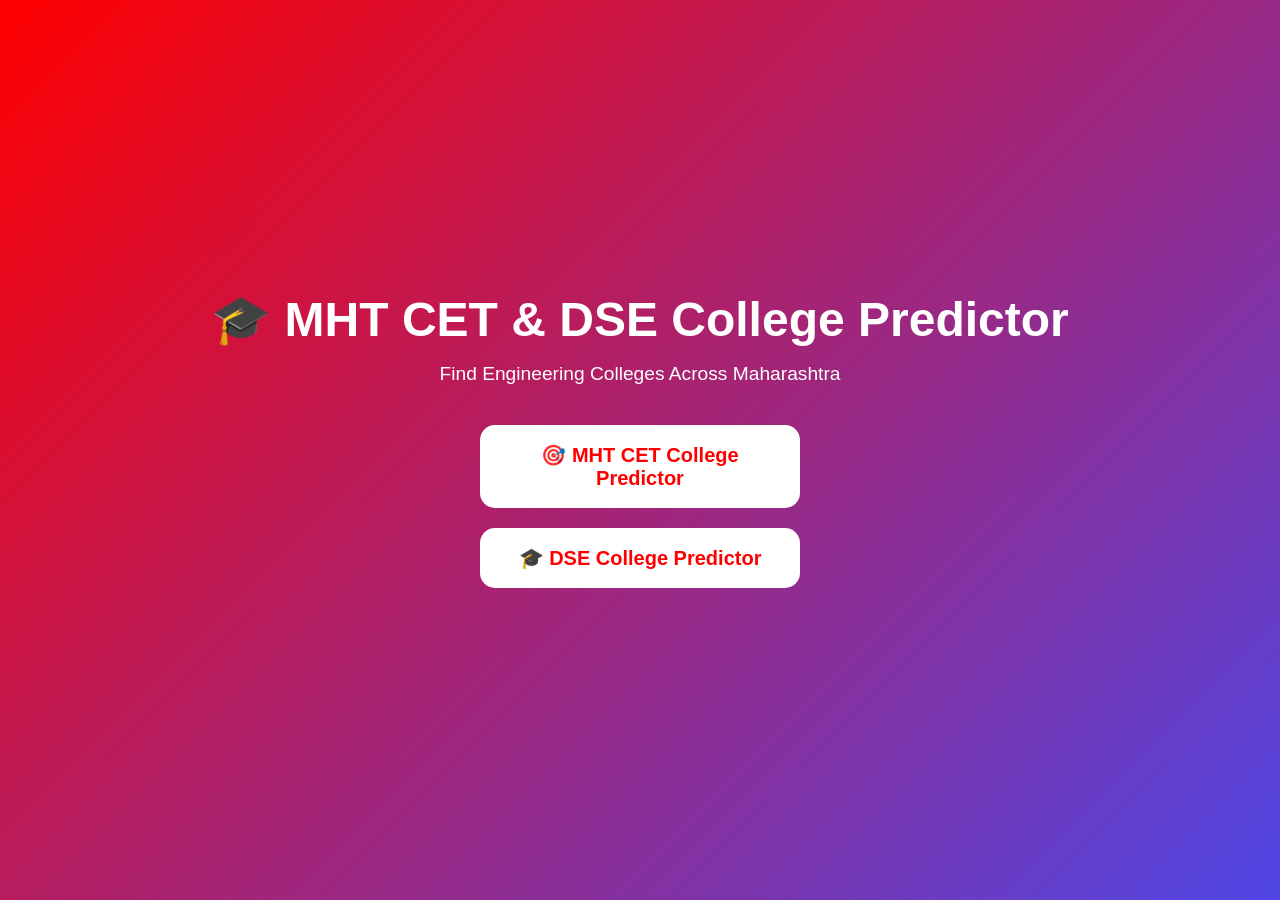
<file: templates/index.html>
<!DOCTYPE html>
<html lang="en">
<head>
<meta charset="UTF-8">
<meta name="viewport" content="width=device-width, initial-scale=1.0">
<title>MHT CET & DSE College Predictor</title>

<style>

*{
margin:0;
padding:0;
box-sizing:border-box;
font-family:'Segoe UI',sans-serif;
}

body{
height:100vh;
display:flex;
justify-content:center;
align-items:center;
background:linear-gradient(135deg,red,#4f46e5);
}

.container{
text-align:center;
color:white;
}

h1{
font-size:3rem;
margin-bottom:15px;
}

p{
font-size:1.2rem;
margin-bottom:40px;
}

.btn{
display:block;
width:320px;
margin:20px auto;
padding:18px;
font-size:20px;
font-weight:bold;
border:none;
border-radius:15px;
cursor:pointer;
transition:.3s;
background:white;
color:red;
text-decoration:none;
}

.btn:hover{
transform:translateY(-5px);
box-shadow:0 10px 25px rgba(0,0,0,.25);
}

</style>

</head>

<body>

<div class="container">

<h1>🎓 MHT CET & DSE College Predictor</h1>

<p>

Find Engineering Colleges Across Maharashtra

</p>

<a href="/mhtcet" class="btn">

🎯 MHT CET College Predictor

</a>

<a href="/dse" class="btn">

🎓 DSE College Predictor

</a>

</div>

</body>
</html>
</file>
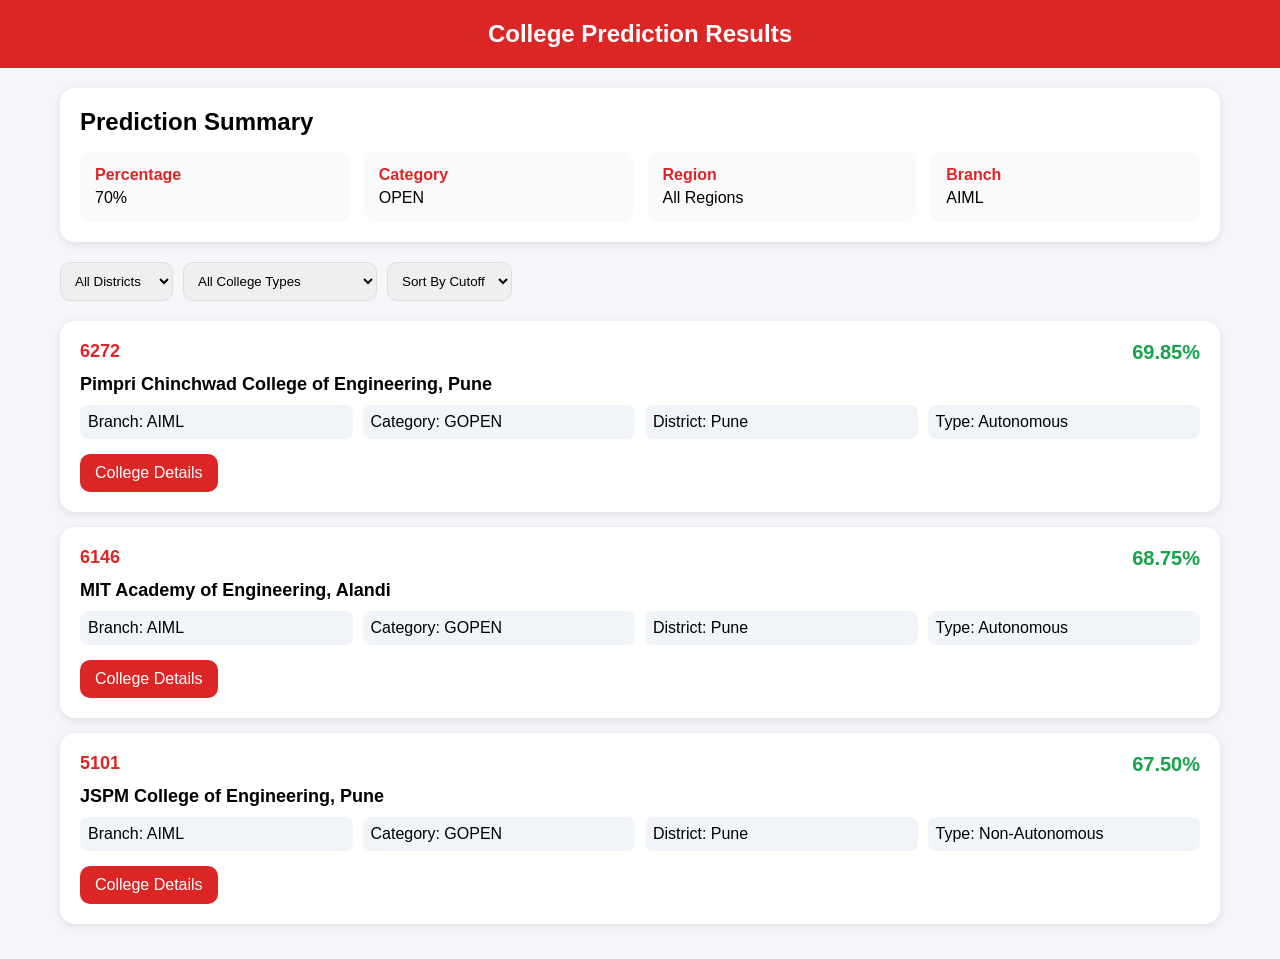
<file: result.html>
<!DOCTYPE html>
<html lang="en">
<head>
<meta charset="UTF-8">
<meta name="viewport" content="width=device-width, initial-scale=1.0">
<title>Prediction Results</title>

<style>

*{
margin:0;
padding:0;
box-sizing:border-box;
font-family:Segoe UI,sans-serif;
}

body{
background:#f5f6fa;
}

.header{
background:#dc2626;
color:white;
padding:20px;
text-align:center;
font-size:24px;
font-weight:bold;
}

.container{
max-width:1200px;
margin:auto;
padding:20px;
}

.summary{
background:white;
padding:20px;
border-radius:15px;
box-shadow:0 2px 10px rgba(0,0,0,.1);
margin-bottom:20px;
}

.summary-grid{
display:grid;
grid-template-columns:repeat(auto-fit,minmax(200px,1fr));
gap:15px;
margin-top:15px;
}

.summary-box{
background:#f8fafc;
padding:15px;
border-radius:10px;
}

.summary-box h4{
color:#dc2626;
margin-bottom:5px;
}

.filter-bar{
display:flex;
gap:10px;
flex-wrap:wrap;
margin-bottom:20px;
}

.filter-bar select{
padding:10px;
border-radius:10px;
border:1px solid #ddd;
}

.result-card{
background:white;
padding:20px;
border-radius:15px;
box-shadow:0 2px 10px rgba(0,0,0,.1);
margin-bottom:15px;
}

.top-row{
display:flex;
justify-content:space-between;
flex-wrap:wrap;
margin-bottom:10px;
}

.code{
font-weight:bold;
color:#dc2626;
font-size:18px;
}

.cutoff{
font-weight:bold;
font-size:20px;
color:#16a34a;
}

.college-name{
font-size:18px;
font-weight:600;
margin-bottom:10px;
}

.details{
display:grid;
grid-template-columns:repeat(auto-fit,minmax(200px,1fr));
gap:10px;
}

.tag{
background:#f1f5f9;
padding:8px;
border-radius:8px;
}

.btn{
display:inline-block;
margin-top:15px;
padding:10px 15px;
background:#dc2626;
color:white;
text-decoration:none;
border-radius:10px;
}

</style>

</head>
<body>

<div class="header">
College Prediction Results
</div>

<div class="container">

<div class="summary">

<h2>Prediction Summary</h2>

<div class="summary-grid">

<div class="summary-box">
<h4>Percentage</h4>
<p>70%</p>
</div>

<div class="summary-box">
<h4>Category</h4>
<p>OPEN</p>
</div>

<div class="summary-box">
<h4>Region</h4>
<p>All Regions</p>
</div>

<div class="summary-box">
<h4>Branch</h4>
<p>AIML</p>
</div>

</div>

</div>

<div class="filter-bar">

<select>
<option>All Districts</option>
<option>Pune</option>
<option>Ahilyanagar</option>
<option>Nashik</option>
</select>

<select>
<option>All College Types</option>
<option>Government</option>
<option>Government Autonomous</option>
<option>Autonomous</option>
<option>Non-Autonomous</option>
</select>

<select>
<option>Sort By Cutoff</option>
<option>Highest First</option>
<option>Lowest First</option>
</select>

</div>

<!-- College 1 -->

<div class="result-card">

<div class="top-row">
<div class="code">6272</div>
<div class="cutoff">69.85%</div>
</div>

<div class="college-name">
Pimpri Chinchwad College of Engineering, Pune
</div>

<div class="details">

<div class="tag">
Branch: AIML
</div>

<div class="tag">
Category: GOPEN
</div>

<div class="tag">
District: Pune
</div>

<div class="tag">
Type: Autonomous
</div>

</div>

<a href="#" class="btn">
College Details
</a>

</div>

<!-- College 2 -->

<div class="result-card">

<div class="top-row">
<div class="code">6146</div>
<div class="cutoff">68.75%</div>
</div>

<div class="college-name">
MIT Academy of Engineering, Alandi
</div>

<div class="details">

<div class="tag">
Branch: AIML
</div>

<div class="tag">
Category: GOPEN
</div>

<div class="tag">
District: Pune
</div>

<div class="tag">
Type: Autonomous
</div>

</div>

<a href="#" class="btn">
College Details
</a>

</div>

<!-- College 3 -->

<div class="result-card">

<div class="top-row">
<div class="code">5101</div>
<div class="cutoff">67.50%</div>
</div>

<div class="college-name">
JSPM College of Engineering, Pune
</div>

<div class="details">

<div class="tag">
Branch: AIML
</div>

<div class="tag">
Category: GOPEN
</div>

<div class="tag">
District: Pune
</div>

<div class="tag">
Type: Non-Autonomous
</div>

</div>

<a href="#" class="btn">
College Details
</a>

</div>

</div>

</body>
</html>
</file>
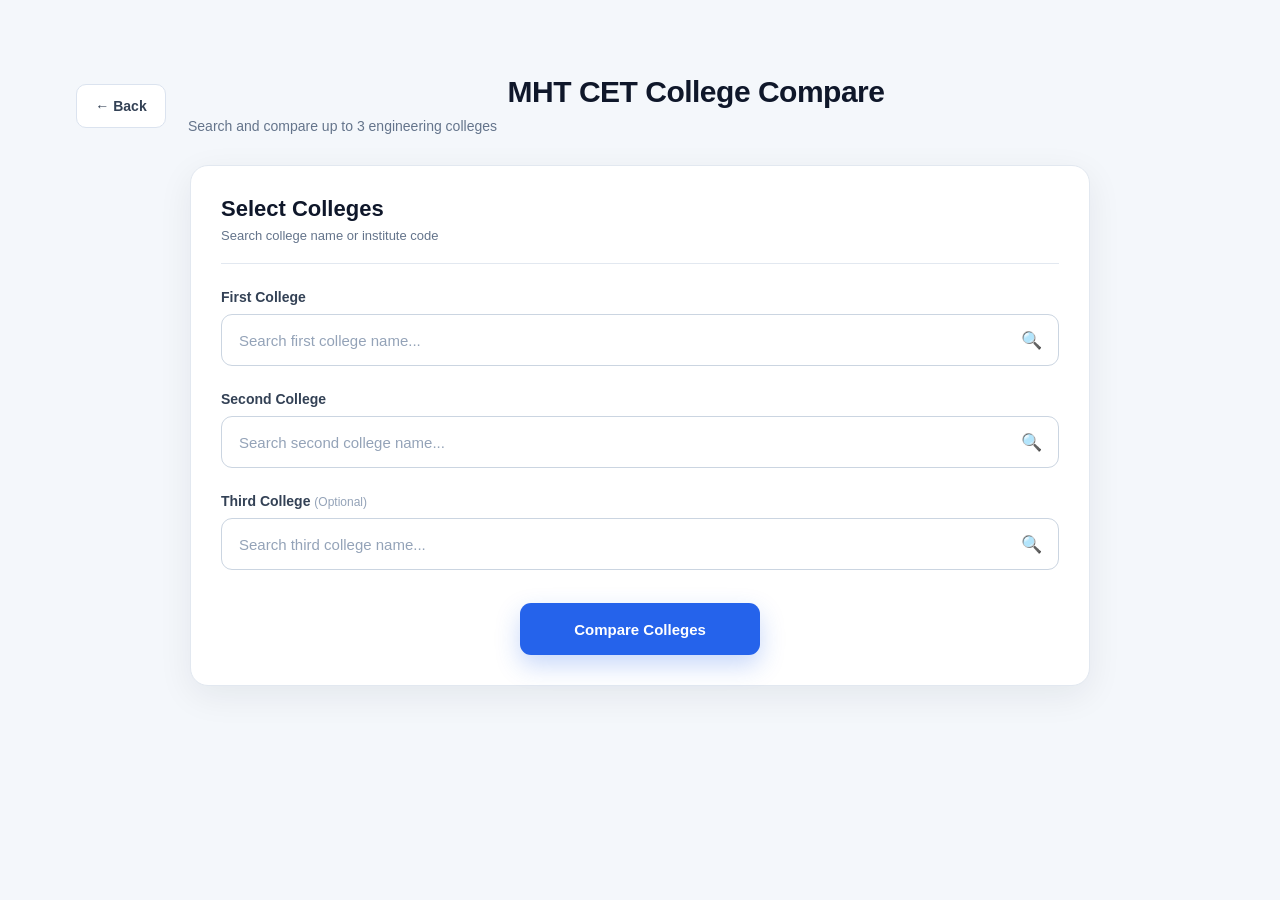
<file: templates/compare_cet.html>
<!DOCTYPE html>
<html lang="en">

<head>

    <meta charset="UTF-8">

    <meta
        name="viewport"
        content="width=device-width, initial-scale=1.0"
    >

    <title>
        MHT CET College Compare
    </title>

    <link
        rel="stylesheet"
        href="/static/style.css"
    >

</head>


<body>


<div class="college-compare-page">


    <!-- =====================================
         HEADER
    ====================================== -->

    <div class="college-compare-header">


        <button
            type="button"
            class="compare-back-button"
            onclick="window.location.href='/mhtcet'"
        >

            ← Back

        </button>


        <div class="compare-heading">

            <h1>

                MHT CET College Compare

            </h1>


            <p>

                Search and compare up to
                3 engineering colleges

            </p>

        </div>


    </div>



    <!-- =====================================
         SEARCH SECTION
    ====================================== -->

    <div class="compare-search-card">


        <div class="compare-search-title">

            <h2>

                Select Colleges

            </h2>


            <p>

                Search college name or
                institute code

            </p>

        </div>



        <!-- =================================
             COLLEGE 1
        ================================== -->

        <div
            class="college-search-group"
            id="collegeGroup1"
        >


            <label>

                First College

            </label>


            <div class="college-search-wrapper">


                <input
                    type="text"
                    id="collegeSearch1"
                    class="college-search-input"
                    placeholder="Search first college name..."
                    autocomplete="off"
                    oninput="searchCollege(1)"
                >


                <span class="college-search-icon">

                    🔍

                </span>


                <div
                    id="collegeSuggestions1"
                    class="college-suggestions"
                >
                </div>


            </div>



            <div
                id="selectedCollege1"
                class="selected-college-card"
                style="display:none;"
            >
            </div>


        </div>



        <!-- =================================
             COLLEGE 2
        ================================== -->

        <div
            class="college-search-group"
            id="collegeGroup2"
        >


            <label>

                Second College

            </label>


            <div class="college-search-wrapper">


                <input
                    type="text"
                    id="collegeSearch2"
                    class="college-search-input"
                    placeholder="Search second college name..."
                    autocomplete="off"
                    oninput="searchCollege(2)"
                >


                <span class="college-search-icon">

                    🔍

                </span>


                <div
                    id="collegeSuggestions2"
                    class="college-suggestions"
                >
                </div>


            </div>



            <div
                id="selectedCollege2"
                class="selected-college-card"
                style="display:none;"
            >
            </div>


        </div>



        <!-- =================================
             COLLEGE 3
        ================================== -->

        <div
            class="college-search-group"
            id="collegeGroup3"
        >


            <label>

                Third College

                <span class="optional-text">

                    (Optional)

                </span>

            </label>


            <div class="college-search-wrapper">


                <input
                    type="text"
                    id="collegeSearch3"
                    class="college-search-input"
                    placeholder="Search third college name..."
                    autocomplete="off"
                    oninput="searchCollege(3)"
                >


                <span class="college-search-icon">

                    🔍

                </span>


                <div
                    id="collegeSuggestions3"
                    class="college-suggestions"
                >
                </div>


            </div>



            <div
                id="selectedCollege3"
                class="selected-college-card"
                style="display:none;"
            >
            </div>


        </div>



        <!-- =================================
             COMPARE BUTTON
        ================================== -->

        <div class="compare-button-container">


            <button
                type="button"
                class="main-compare-button"
                onclick="compareColleges()"
            >

                Compare Colleges

            </button>


        </div>


    </div>



    <!-- =====================================
         LOADING
    ====================================== -->

    <div
        id="compareLoading"
        class="compare-loading"
        style="display:none;"
    >


        <div class="compare-loader">
        </div>


        <p>

            Comparing colleges...

        </p>


    </div>



    <!-- =====================================
         COMPARE RESULT
    ====================================== -->

    <div
        id="compareResult"
        class="compare-result"
    >
    </div>


</div>


<script src="/static/access.js"></script>
<script
    src="/static/compare_cet.js"
></script>


</body>

</html>
</file>
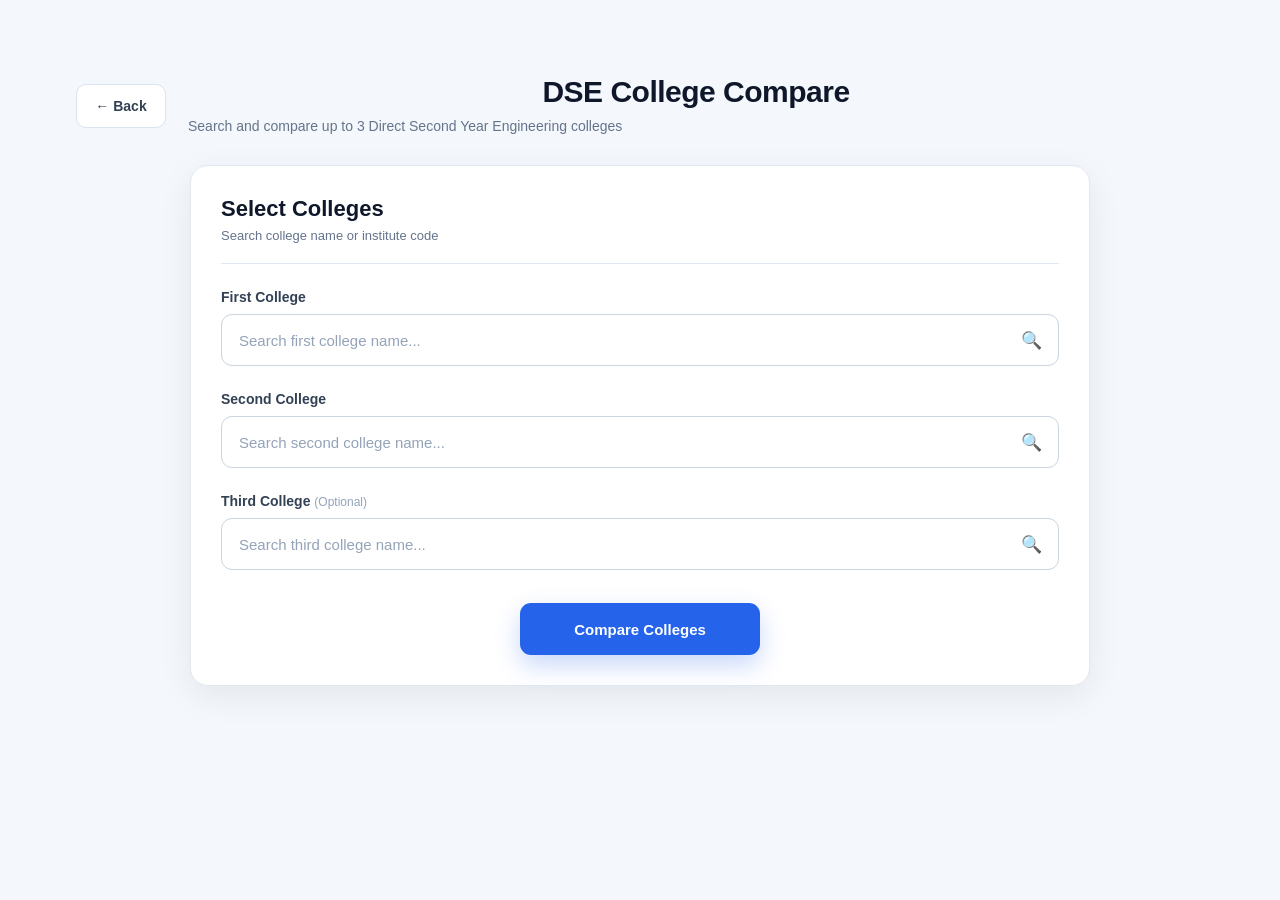
<file: templates/compare_dse.html>
<!DOCTYPE html>
<html lang="en">

<head>

    <meta charset="UTF-8">

    <meta
        name="viewport"
        content="width=device-width, initial-scale=1.0"
    >

    <title>DSE College Compare</title>

    <link
        rel="stylesheet"
        href="/static/style.css"
    >

</head>

<body>

<div class="college-compare-page">

    <!-- HEADER -->

    <div class="college-compare-header">

        <button
            type="button"
            class="compare-back-button"
            onclick="window.location.href='/dse'"
        >
            ← Back
        </button>

        <div class="compare-heading">

            <h1>
                DSE College Compare
            </h1>

            <p>
                Search and compare up to
                3 Direct Second Year Engineering colleges
            </p>

        </div>

    </div>


    <!-- SEARCH CARD -->

    <div class="compare-search-card">

        <div class="compare-search-title">

            <h2>
                Select Colleges
            </h2>

            <p>
                Search college name or institute code
            </p>

        </div>


        <!-- COLLEGE 1 -->

        <div
            class="college-search-group"
            id="collegeGroup1"
        >

            <label>
                First College
            </label>

            <div class="college-search-wrapper">

                <input
                    type="text"
                    id="collegeSearch1"
                    class="college-search-input"
                    placeholder="Search first college name..."
                    autocomplete="off"
                    oninput="searchCollege(1)"
                >

                <span class="college-search-icon">
                    🔍
                </span>

                <div
                    id="collegeSuggestions1"
                    class="college-suggestions"
                >
                </div>

            </div>

            <div
                id="selectedCollege1"
                class="selected-college-card"
                style="display:none;"
            >
            </div>

        </div>


        <!-- COLLEGE 2 -->

        <div
            class="college-search-group"
            id="collegeGroup2"
        >

            <label>
                Second College
            </label>

            <div class="college-search-wrapper">

                <input
                    type="text"
                    id="collegeSearch2"
                    class="college-search-input"
                    placeholder="Search second college name..."
                    autocomplete="off"
                    oninput="searchCollege(2)"
                >

                <span class="college-search-icon">
                    🔍
                </span>

                <div
                    id="collegeSuggestions2"
                    class="college-suggestions"
                >
                </div>

            </div>

            <div
                id="selectedCollege2"
                class="selected-college-card"
                style="display:none;"
            >
            </div>

        </div>


        <!-- COLLEGE 3 -->

        <div
            class="college-search-group"
            id="collegeGroup3"
        >

            <label>

                Third College

                <span class="optional-text">
                    (Optional)
                </span>

            </label>

            <div class="college-search-wrapper">

                <input
                    type="text"
                    id="collegeSearch3"
                    class="college-search-input"
                    placeholder="Search third college name..."
                    autocomplete="off"
                    oninput="searchCollege(3)"
                >

                <span class="college-search-icon">
                    🔍
                </span>

                <div
                    id="collegeSuggestions3"
                    class="college-suggestions"
                >
                </div>

            </div>

            <div
                id="selectedCollege3"
                class="selected-college-card"
                style="display:none;"
            >
            </div>

        </div>


        <!-- COMPARE BUTTON -->

        <div class="compare-button-container">

            <button
                type="button"
                class="main-compare-button"
                onclick="compareColleges()"
            >
                Compare Colleges
            </button>

        </div>

    </div>


    <!-- LOADING -->

    <div
        id="compareLoading"
        class="compare-loading"
        style="display:none;"
    >

        <div class="compare-loader">
        </div>

        <p>
            Comparing DSE colleges...
        </p>

    </div>


    <!-- RESULT -->

    <div
        id="compareResult"
        class="compare-result"
    >
    </div>

</div>

<script src="/static/access.js"></script>
<script src="/static/compare_dse.js"></script>

</body>

</html>
</file>
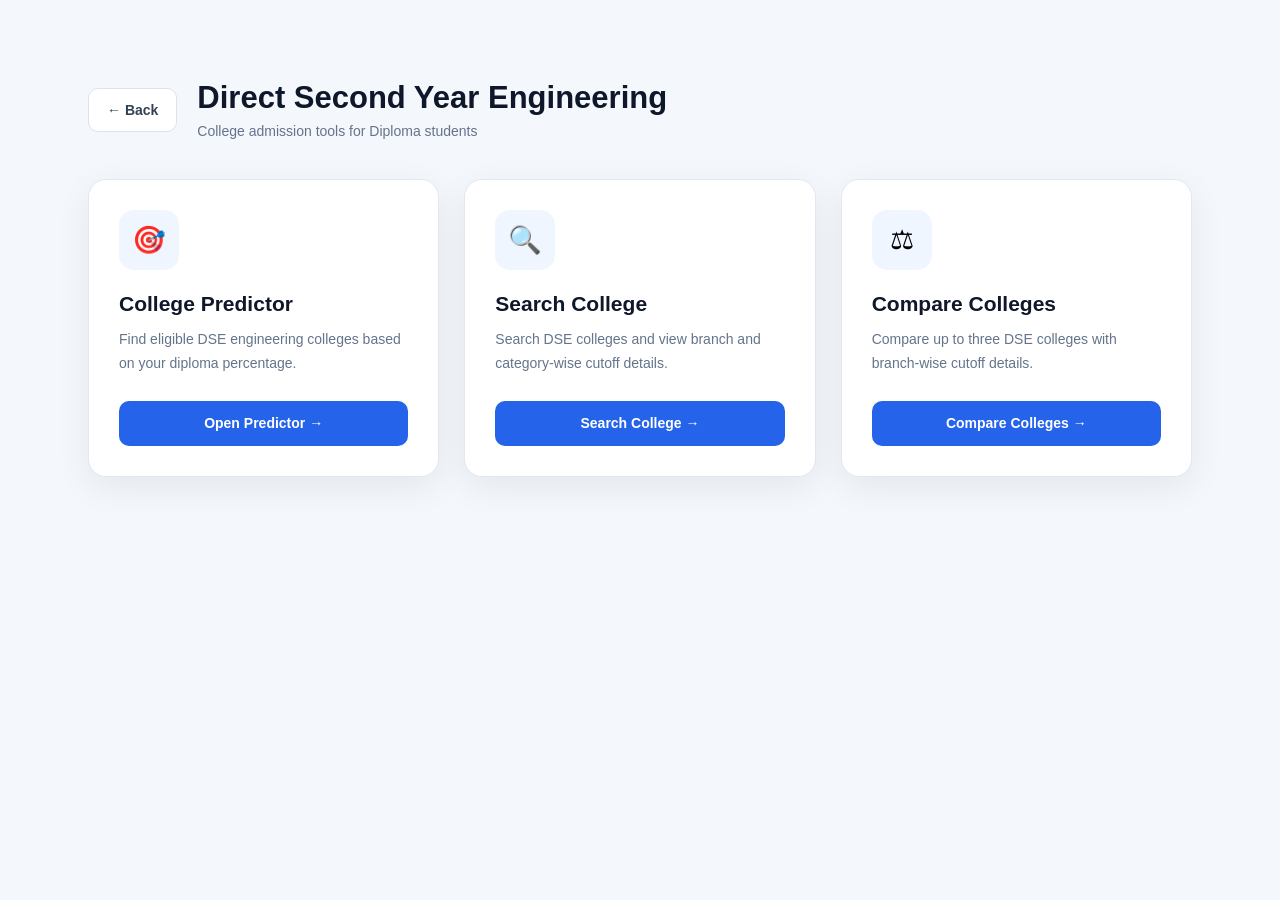
<file: templates/dse.html>
<!DOCTYPE html>
<html lang="en">

<head>

<meta charset="UTF-8">

<meta
name="viewport"
content="width=device-width, initial-scale=1.0"
>

<title>DSE Engineering</title>

<link
rel="stylesheet"
href="/static/style.css"
>

</head>

<body>

<div class="service-page">

    <div class="service-header">

        <button
            class="service-back-btn"
            onclick="window.location.href='/'"
        >
            ← Back
        </button>

        <div>

            <h1>
                Direct Second Year Engineering
            </h1>

            <p>
                College admission tools for
                Diploma students
            </p>

        </div>

    </div>


    <div class="service-card-container">


        <!-- COLLEGE PREDICTOR -->

        <div
            class="service-card"
            onclick="window.location.href='/dse_predictor'"
        >

            <div class="service-card-icon">
                🎯
            </div>

            <h2>
                College Predictor
            </h2>

            <p>
                Find eligible DSE engineering colleges
                based on your diploma percentage.
            </p>

            <button>
                Open Predictor →
            </button>

        </div>


        <!-- SEARCH COLLEGE -->

        <div
            class="service-card"
            onclick="window.location.href='/search_dse'"
        >

            <div class="service-card-icon">
                🔍
            </div>

            <h2>
                Search College
            </h2>

            <p>
                Search DSE colleges and view branch
                and category-wise cutoff details.
            </p>

            <button>
                Search College →
            </button>

        </div>


        <!-- COMPARE COLLEGE -->

        <div
            class="service-card"
            onclick="window.location.href='/compare_dse'"
        >

            <div class="service-card-icon">
                ⚖
            </div>

            <h2>
                Compare Colleges
            </h2>

            <p>
                Compare up to three DSE colleges
                with branch-wise cutoff details.
            </p>

            <button>
                Compare Colleges →
            </button>

        </div>


    </div>

</div>

</body>

</html>
</file>
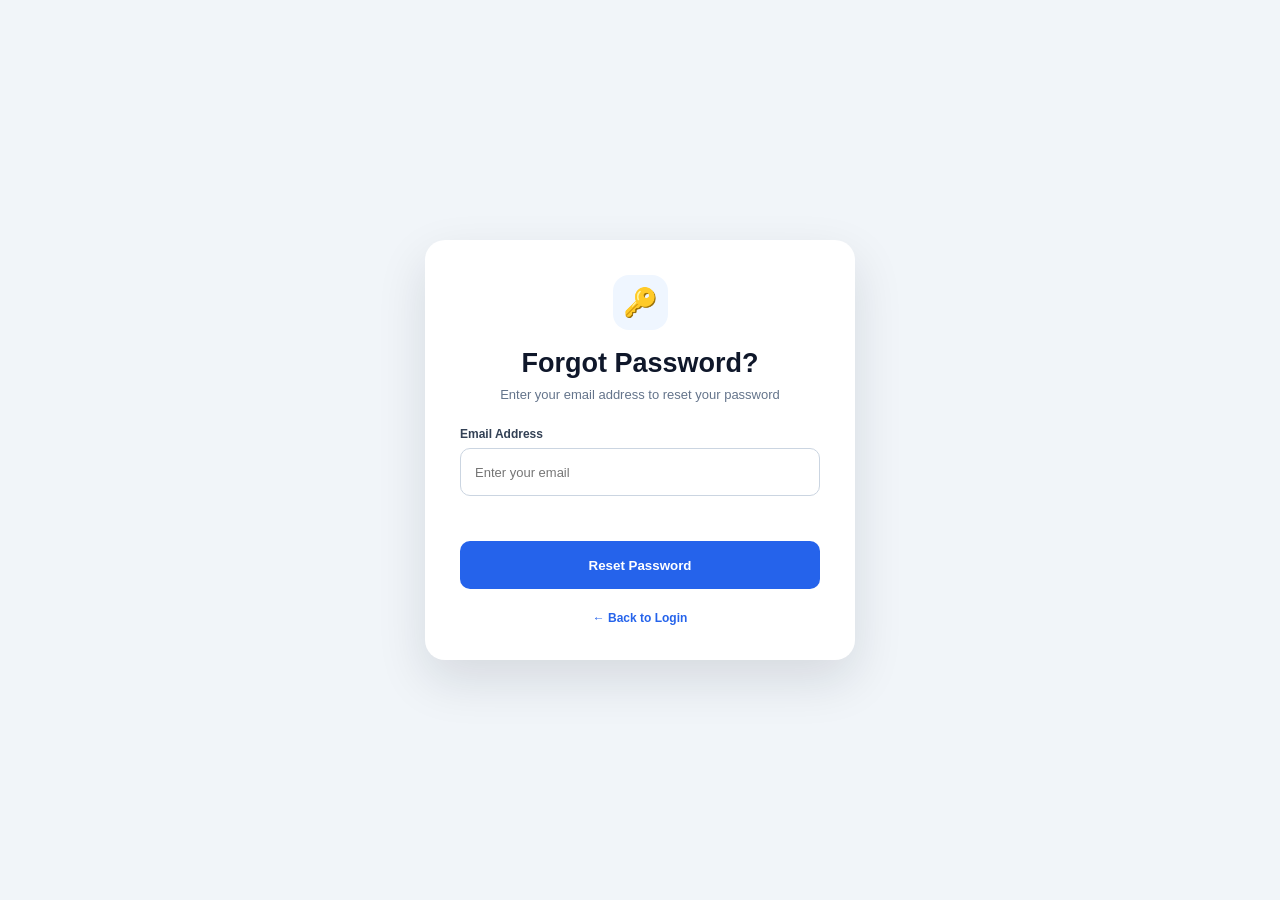
<file: templates/forgot_password.html>
<!DOCTYPE html>
<html lang="en">

<head>

<meta charset="UTF-8">

<meta
name="viewport"
content="width=device-width, initial-scale=1.0">

<title>Forgot Password</title>

<link
rel="stylesheet"
href="/static/auth.css">

</head>

<body>

<div class="auth-page">

<div class="auth-card">

<div class="auth-logo">
🔑
</div>

<h1>Forgot Password?</h1>

<p class="auth-subtitle">
Enter your email address to reset your password
</p>


<form id="forgotForm">

<div class="auth-group">

<label>Email Address</label>

<input
type="email"
id="email"
placeholder="Enter your email"
required>

</div>


<div
id="authMessage"
class="auth-message">
</div>


<button
type="submit"
class="auth-primary-btn">

Reset Password

</button>

</form>


<p class="auth-switch">

<a href="/login">
← Back to Login
</a>

</p>

</div>

</div>


<script>

document
.getElementById("forgotForm")
.addEventListener(
    "submit",
    async function(event) {

        event.preventDefault();


        const response =
        await fetch(
            "/api/forgot-password",
            {

                method: "POST",

                headers: {
                    "Content-Type":
                    "application/json"
                },

                body: JSON.stringify({

                    email:
                    document.getElementById(
                        "email"
                    ).value

                })

            }
        );


        const data =
        await response.json();


        document.getElementById(
            "authMessage"
        ).textContent =
        data.message;

    }
);

</script>

</body>

</html>
</file>
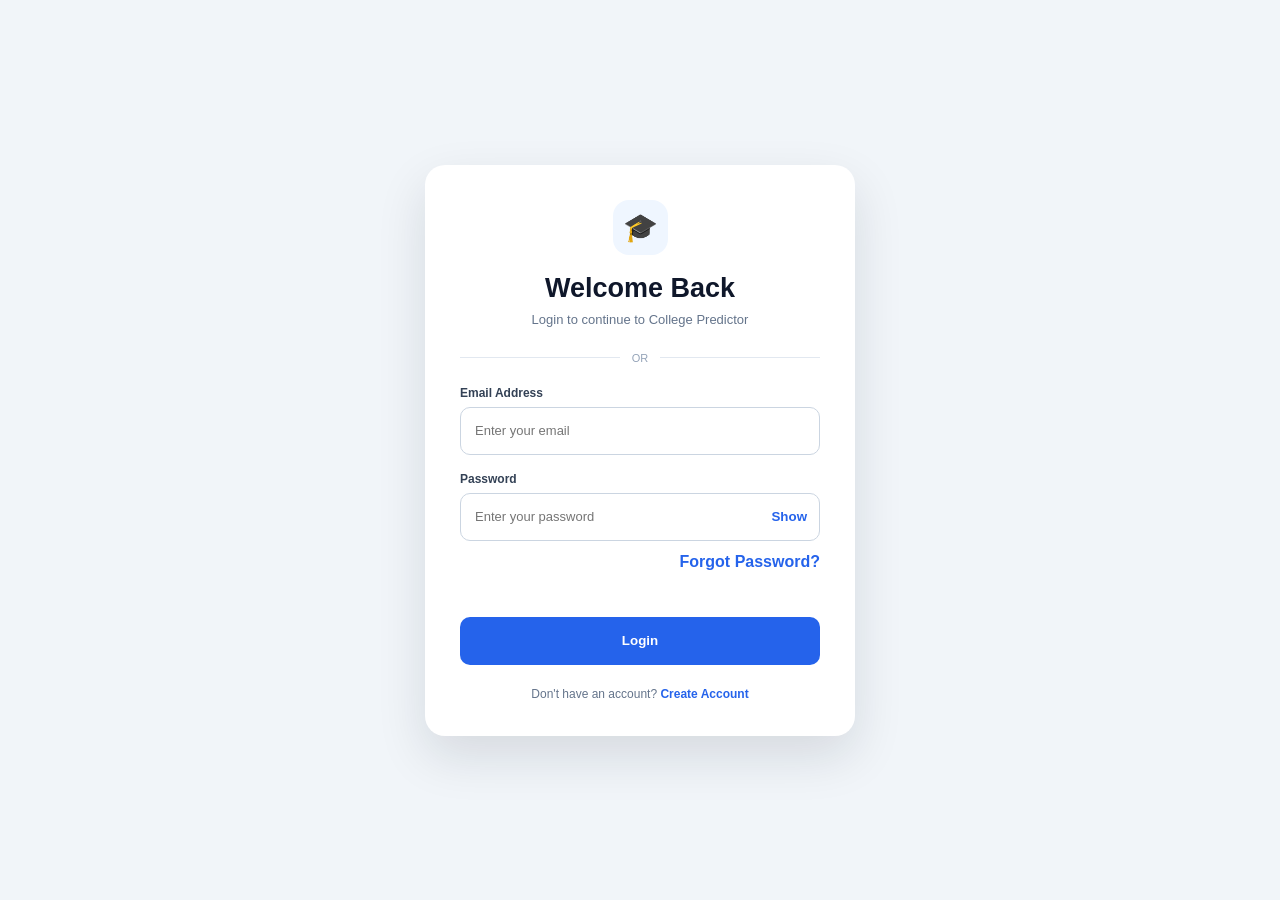
<file: templates/login.html>
<!DOCTYPE html>
<html lang="en">

<head>

<meta charset="UTF-8">

<meta
name="viewport"
content="width=device-width, initial-scale=1.0">

<title>Login</title>

<link
rel="stylesheet"
href="/static/auth.css">

<script
src="https://accounts.google.com/gsi/client"
async
defer>
</script>

</head>

<body>

<div class="auth-page">

<div class="auth-card">

<div class="auth-logo">
🎓
</div>

<h1>Welcome Back</h1>

<p class="auth-subtitle">
Login to continue to College Predictor
</p>


<div
id="g_id_onload"
data-client_id="{{ google_client_id }}"
data-callback="handleGoogleLogin"
data-auto_prompt="false">
</div>


<div
class="g_id_signin"
data-type="standard"
data-shape="rectangular"
data-theme="outline"
data-text="continue_with"
data-size="large"
data-logo_alignment="left"
data-width="360">
</div>


<div class="auth-divider">

<span>OR</span>

</div>


<form
id="loginForm">

<div class="auth-group">

<label>Email Address</label>

<input
type="email"
id="email"
placeholder="Enter your email"
required>

</div>


<div class="auth-group">

<label>Password</label>

<div class="password-box">

<input
type="password"
id="password"
placeholder="Enter your password"
required>

<button
type="button"
onclick="togglePassword()">
Show
</button>

</div>

</div>


<div class="forgot-row">

<a href="/forgot-password">
Forgot Password?
</a>

</div>


<div
id="authMessage"
class="auth-message">
</div>


<button
type="submit"
class="auth-primary-btn">

Login

</button>

</form>


<p class="auth-switch">

Don't have an account?

<a href="/register">
Create Account
</a>

</p>

</div>

</div>


<script>

const form =
document.getElementById(
    "loginForm"
);


form.addEventListener(
    "submit",
    async function(event) {

        event.preventDefault();


        const response =
        await fetch(
            "/api/login",
            {

                method: "POST",

                headers: {
                    "Content-Type":
                    "application/json"
                },

                body: JSON.stringify({

                    email:
                    document.getElementById(
                        "email"
                    ).value,

                    password:
                    document.getElementById(
                        "password"
                    ).value

                })

            }
        );


        const data =
        await response.json();


        if (!response.ok) {

            showMessage(
                data.error
            );

            return;

        }


        window.location.href =
        "/unlock";

    }
);


async function handleGoogleLogin(
    googleResponse
) {

    const response =
    await fetch(
        "/api/google-login",
        {

            method: "POST",

            headers: {
                "Content-Type":
                "application/json"
            },

            body: JSON.stringify({

                credential:
                googleResponse.credential

            })

        }
    );


    const data =
    await response.json();


    if (!response.ok) {

        showMessage(
            data.error
        );

        return;

    }


    window.location.href =
    "/unlock";

}


function togglePassword() {

    const password =
    document.getElementById(
        "password"
    );


    password.type =

        password.type === "password"

        ?

        "text"

        :

        "password";

}


function showMessage(message) {

    document.getElementById(
        "authMessage"
    ).textContent = message;

}

</script>

</body>

</html>
</file>
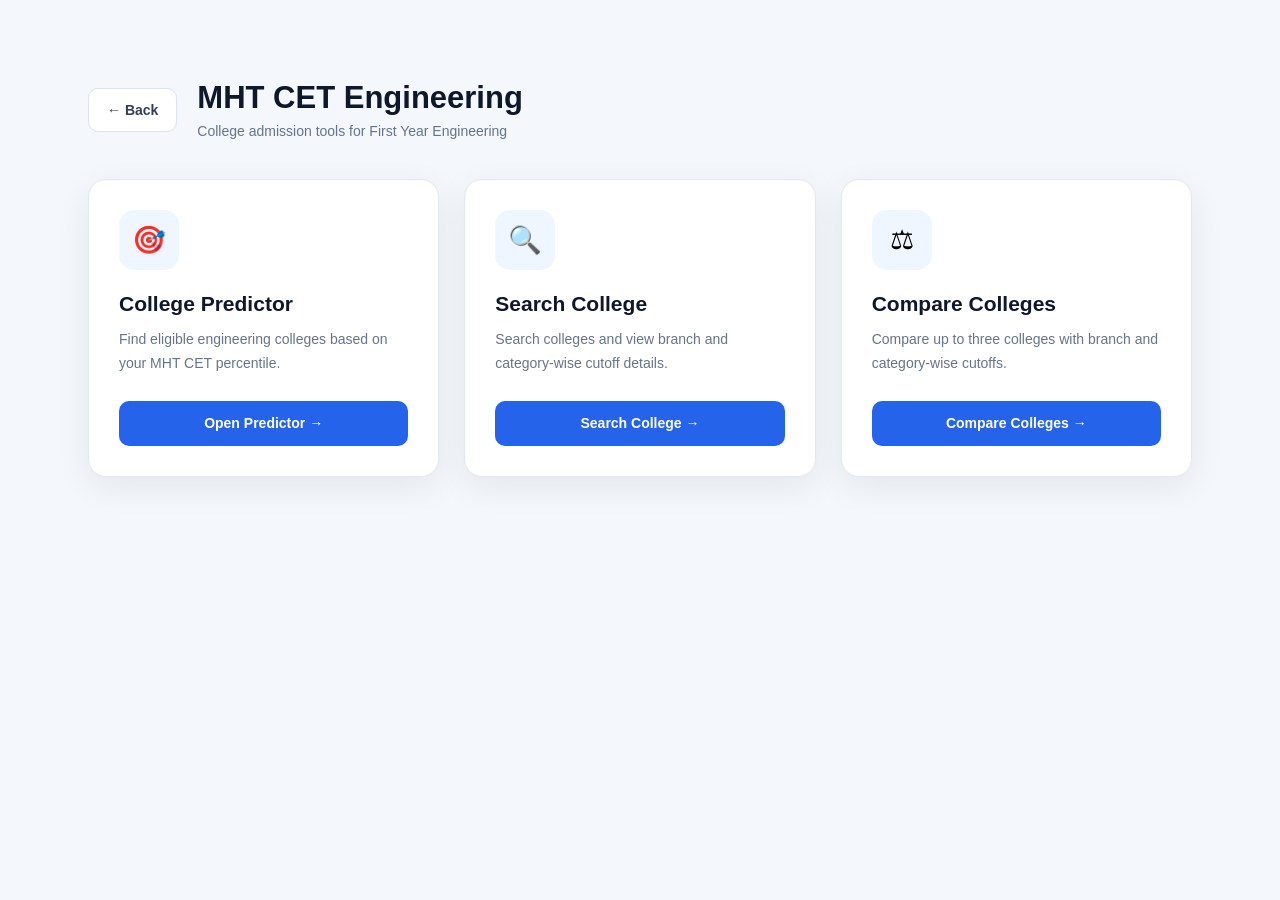
<file: templates/mhtcet.html>
<!DOCTYPE html>
<html lang="en">

<head>

<meta charset="UTF-8">

<meta
name="viewport"
content="width=device-width, initial-scale=1.0"
>

<title>MHT CET Engineering</title>

<link
rel="stylesheet"
href="/static/style.css"
>

</head>

<body>

<div class="service-page">

    <div class="service-header">

        <button
            class="service-back-btn"
            onclick="window.location.href='/'"
        >
            ← Back
        </button>

        <div>

            <h1>
                MHT CET Engineering
            </h1>

            <p>
                College admission tools for
                First Year Engineering
            </p>

        </div>

    </div>


    <div class="service-card-container">


        <!-- COLLEGE PREDICTOR -->

        <div
            class="service-card"
            onclick="window.location.href='/mhtcet_predictor'"
        >

            <div class="service-card-icon">
                🎯
            </div>

            <h2>
                College Predictor
            </h2>

            <p>
                Find eligible engineering colleges
                based on your MHT CET percentile.
            </p>

            <button>
                Open Predictor →
            </button>

        </div>


        <!-- SEARCH COLLEGE -->

        <div
            class="service-card"
            onclick="window.location.href='/search_cet'"
        >

            <div class="service-card-icon">
                🔍
            </div>

            <h2>
                Search College
            </h2>

            <p>
                Search colleges and view branch
                and category-wise cutoff details.
            </p>

            <button>
                Search College →
            </button>

        </div>


        <!-- COMPARE COLLEGE -->

        <div
            class="service-card"
            onclick="window.location.href='/compare_cet'"
        >

            <div class="service-card-icon">
                ⚖
            </div>

            <h2>
                Compare Colleges
            </h2>

            <p>
                Compare up to three colleges with
                branch and category-wise cutoffs.
            </p>

            <button>
                Compare Colleges →
            </button>

        </div>


    </div>

</div>

</body>

</html>
</file>
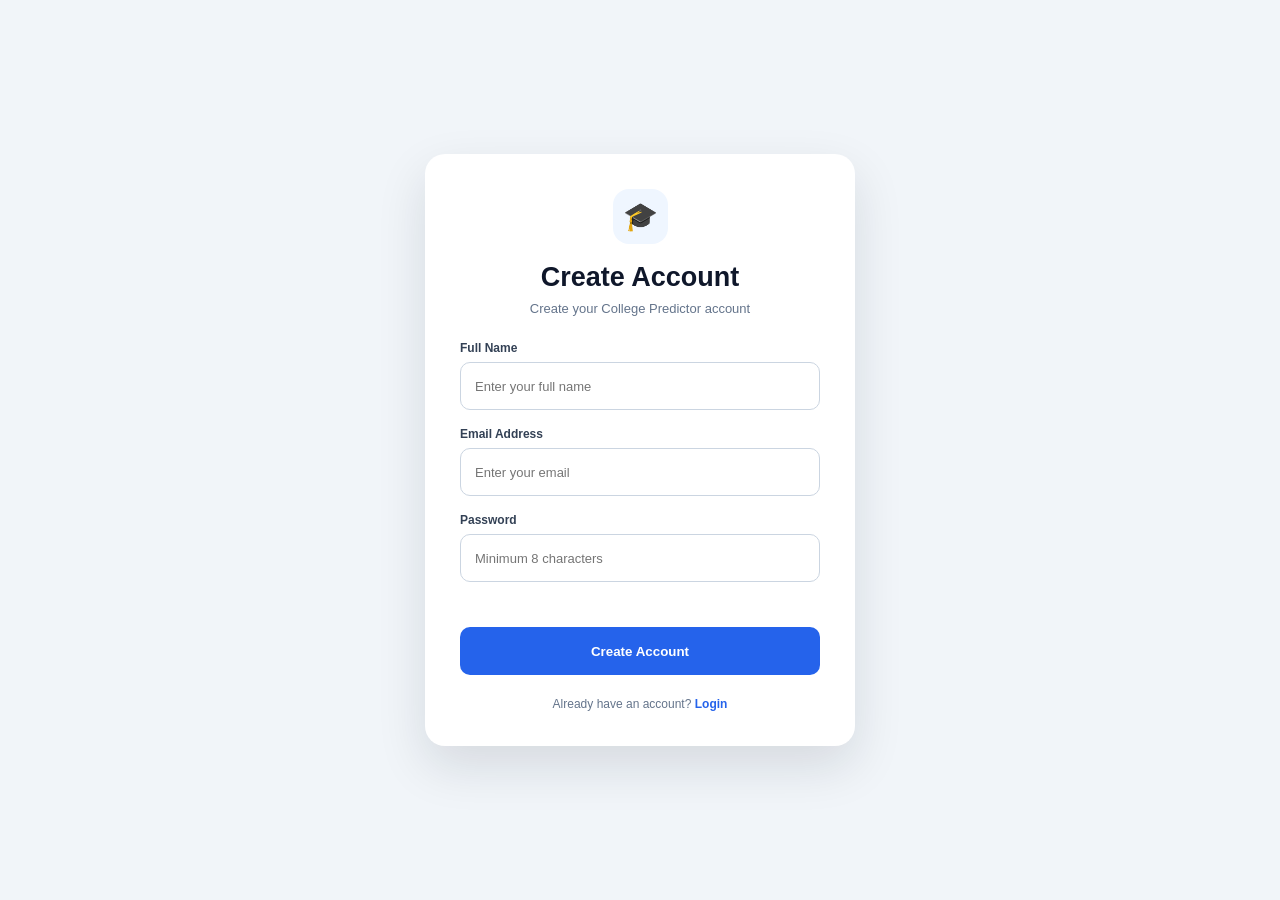
<file: templates/register.html>
<!DOCTYPE html>
<html lang="en">

<head>

<meta charset="UTF-8">

<meta
name="viewport"
content="width=device-width, initial-scale=1.0">

<title>Create Account</title>

<link
rel="stylesheet"
href="/static/auth.css">

</head>

<body>

<div class="auth-page">

<div class="auth-card">

<div class="auth-logo">
🎓
</div>

<h1>Create Account</h1>

<p class="auth-subtitle">
Create your College Predictor account
</p>


<form id="registerForm">

<div class="auth-group">

<label>Full Name</label>

<input
type="text"
id="name"
placeholder="Enter your full name"
required>

</div>


<div class="auth-group">

<label>Email Address</label>

<input
type="email"
id="email"
placeholder="Enter your email"
required>

</div>


<div class="auth-group">

<label>Password</label>

<input
type="password"
id="password"
placeholder="Minimum 8 characters"
minlength="8"
required>

</div>


<div
id="authMessage"
class="auth-message">
</div>


<button
type="submit"
class="auth-primary-btn">

Create Account

</button>

</form>


<p class="auth-switch">

Already have an account?

<a href="/login">
Login
</a>

</p>

</div>

</div>


<script>

document
.getElementById("registerForm")
.addEventListener(
    "submit",
    async function(event) {

        event.preventDefault();


        const response =
        await fetch(
            "/api/register",
            {

                method: "POST",

                headers: {
                    "Content-Type":
                    "application/json"
                },

                body: JSON.stringify({

                    name:
                    document.getElementById(
                        "name"
                    ).value,

                    email:
                    document.getElementById(
                        "email"
                    ).value,

                    password:
                    document.getElementById(
                        "password"
                    ).value

                })

            }
        );


        const data =
        await response.json();


        if (!response.ok) {

            document.getElementById(
                "authMessage"
            ).textContent =
            data.error;

            return;

        }


        window.location.href =
        "/unlock";

    }
);

</script>

</body>

</html>
</file>
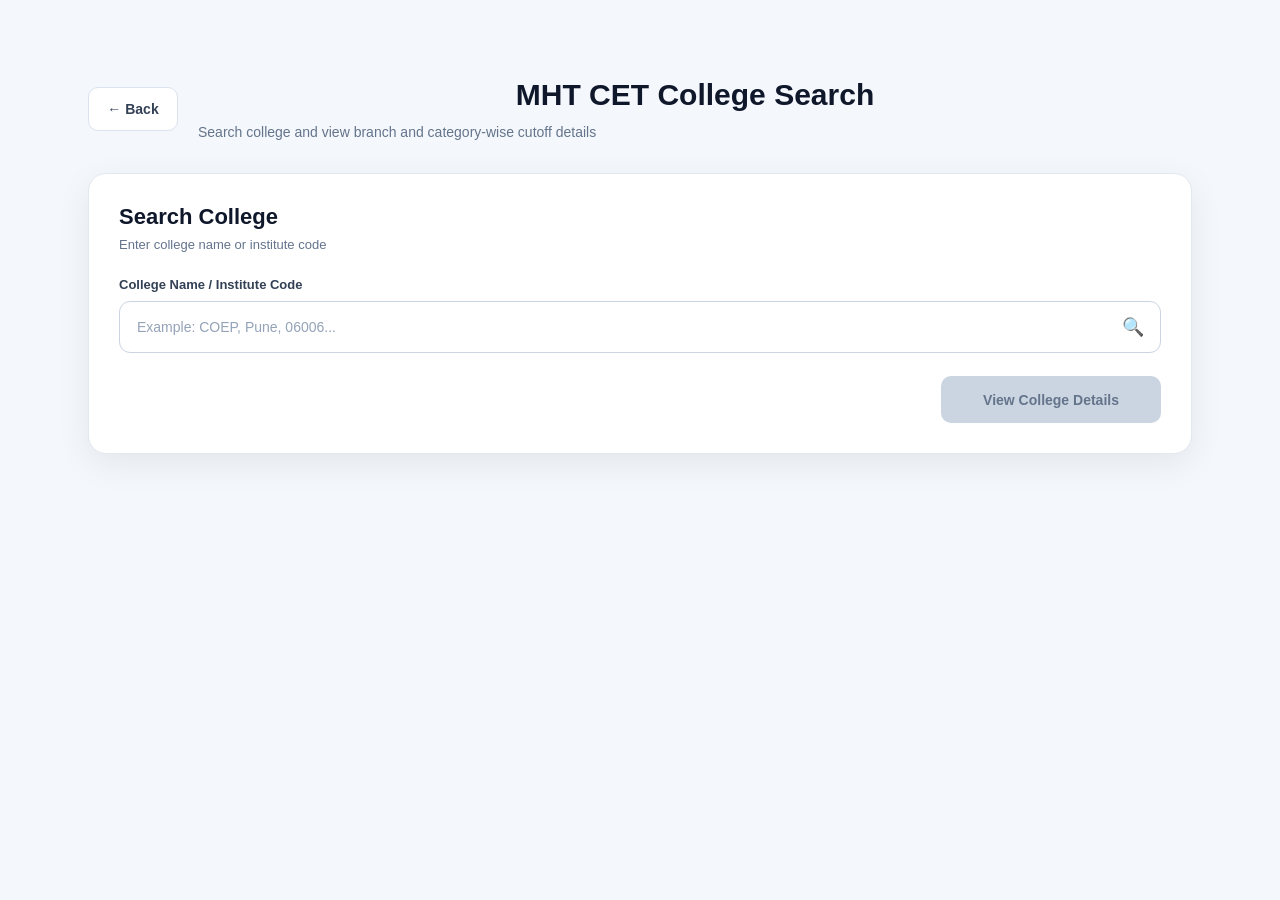
<file: templates/search_cet.html>
<!DOCTYPE html>
<html lang="en">

<head>

    <meta charset="UTF-8">

    <meta
        name="viewport"
        content="width=device-width, initial-scale=1.0"
    >

    <title>
        MHT CET College Search
    </title>

    <link
        rel="stylesheet"
        href="/static/style.css"
    >

</head>


<body>


<div class="college-search-page">


    <!-- =====================================
         HEADER
    ====================================== -->

    <div class="college-search-page-header">


        <button
            type="button"
            class="college-search-back-btn"
            onclick="window.location.href='/mhtcet'"
        >

            ← Back

        </button>


        <div class="college-search-heading">

            <h1>

                MHT CET College Search

            </h1>


            <p>

                Search college and view
                branch and category-wise cutoff details

            </p>

        </div>


    </div>



    <!-- =====================================
         SEARCH CARD
    ====================================== -->

    <div class="single-college-search-card">


        <div class="single-search-title">


            <h2>

                Search College

            </h2>


            <p>

                Enter college name or institute code

            </p>


        </div>



        <!-- =================================
             SEARCH INPUT
        ================================== -->

        <div class="single-search-group">


            <label for="collegeSearch">

                College Name / Institute Code

            </label>


            <div class="single-search-wrapper">


                <input
                    type="text"
                    id="collegeSearch"
                    class="single-college-search-input"
                    placeholder="Example: COEP, Pune, 06006..."
                    autocomplete="off"
                    oninput="searchCollege()"
                >


                <span class="single-search-icon">

                    🔍

                </span>


                <div
                    id="collegeSuggestions"
                    class="single-college-suggestions"
                >
                </div>


            </div>


        </div>



        <!-- =================================
             SELECTED COLLEGE
        ================================== -->

        <div
            id="selectedSearchCollege"
            class="single-selected-college"
            style="display:none;"
        >
        </div>



        <!-- =================================
             VIEW DETAILS BUTTON
        ================================== -->

        <div class="single-search-button-container">


            <button
                type="button"
                id="viewCollegeBtn"
                class="view-college-details-btn"
                onclick="loadCollegeDetails()"
                disabled
            >

                View College Details

            </button>


        </div>


    </div>



    <!-- =====================================
         LOADING
    ====================================== -->

    <div
        id="collegeSearchLoading"
        class="college-search-loading"
        style="display:none;"
    >


        <div class="college-search-loader">
        </div>


        <p>

            Loading college details...

        </p>


    </div>



    <!-- =====================================
         COLLEGE RESULT
    ====================================== -->

    <div
        id="collegeSearchResult"
        class="college-search-result"
    >
    </div>


</div>


<script src="/static/access.js"></script>
<script
    src="/static/search_cet.js"
></script>


</body>

</html>
</file>
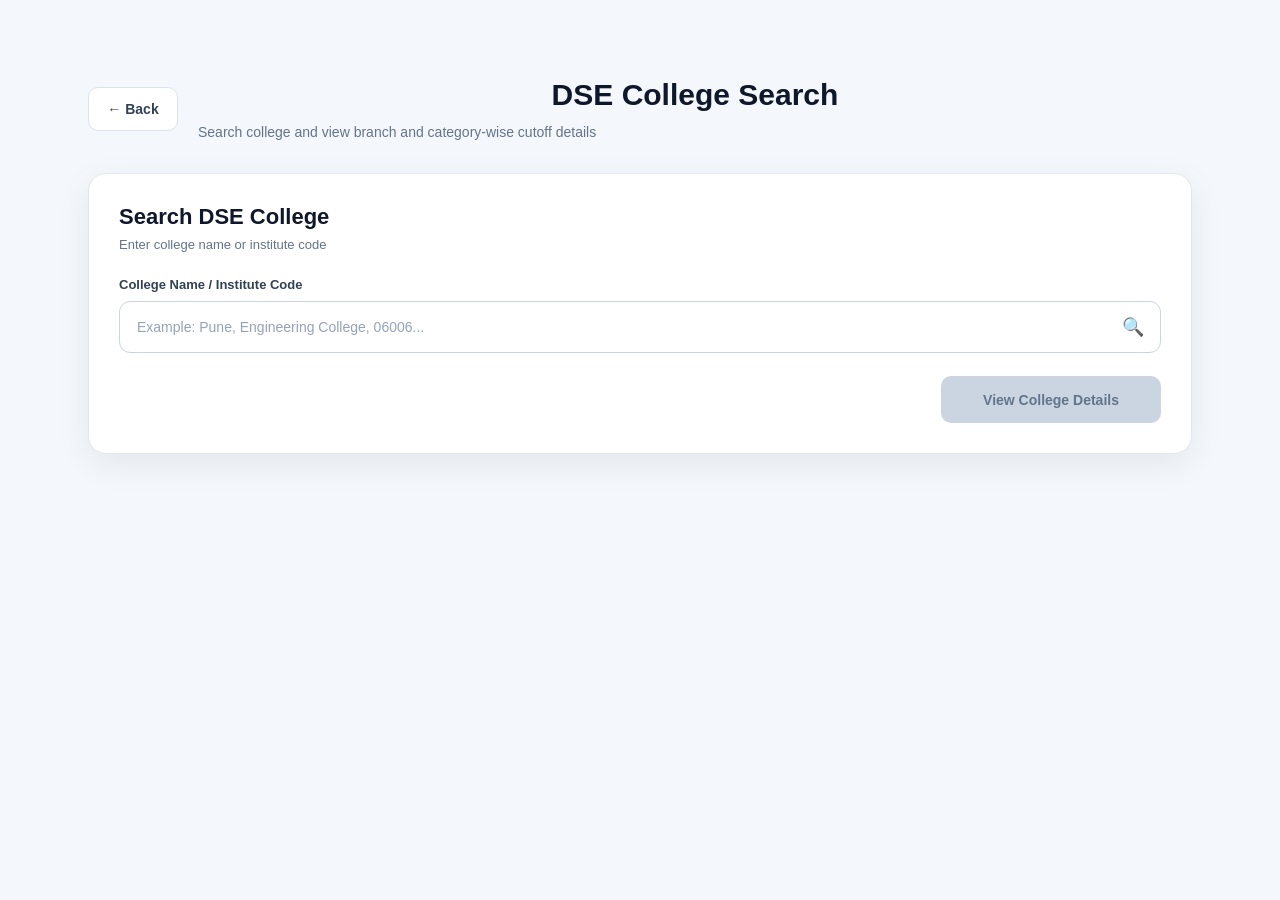
<file: templates/search_dse.html>
<!DOCTYPE html>
<html lang="en">

<head>

    <meta charset="UTF-8">

    <meta
        name="viewport"
        content="width=device-width, initial-scale=1.0"
    >

    <title>
        DSE College Search
    </title>

    <link
        rel="stylesheet"
        href="/static/style.css"
    >

</head>


<body>


<div class="college-search-page">


    <!-- =====================================
         HEADER
    ====================================== -->

    <div class="college-search-page-header">


        <button
            type="button"
            class="college-search-back-btn"
            onclick="window.location.href='/dse'"
        >

            ← Back

        </button>


        <div class="college-search-heading">

            <h1>

                DSE College Search

            </h1>


            <p>

                Search college and view
                branch and category-wise cutoff details

            </p>

        </div>


    </div>



    <!-- =====================================
         SEARCH CARD
    ====================================== -->

    <div class="single-college-search-card">


        <div class="single-search-title">


            <h2>

                Search DSE College

            </h2>


            <p>

                Enter college name or institute code

            </p>


        </div>



        <!-- =================================
             SEARCH INPUT
        ================================== -->

        <div class="single-search-group">


            <label for="collegeSearch">

                College Name / Institute Code

            </label>


            <div class="single-search-wrapper">


                <input
                    type="text"
                    id="collegeSearch"
                    class="single-college-search-input"
                    placeholder="Example: Pune, Engineering College, 06006..."
                    autocomplete="off"
                    oninput="searchCollege()"
                >


                <span class="single-search-icon">

                    🔍

                </span>


                <div
                    id="collegeSuggestions"
                    class="single-college-suggestions"
                >
                </div>


            </div>


        </div>



        <!-- =================================
             SELECTED COLLEGE
        ================================== -->

        <div
            id="selectedSearchCollege"
            class="single-selected-college"
            style="display:none;"
        >
        </div>



        <!-- =================================
             VIEW DETAILS BUTTON
        ================================== -->

        <div class="single-search-button-container">


            <button
                type="button"
                id="viewCollegeBtn"
                class="view-college-details-btn"
                onclick="loadCollegeDetails()"
                disabled
            >

                View College Details

            </button>


        </div>


    </div>



    <!-- =====================================
         LOADING
    ====================================== -->

    <div
        id="collegeSearchLoading"
        class="college-search-loading"
        style="display:none;"
    >


        <div class="college-search-loader">
        </div>


        <p>

            Loading DSE college details...

        </p>


    </div>



    <!-- =====================================
         COLLEGE RESULT
    ====================================== -->

    <div
        id="collegeSearchResult"
        class="college-search-result"
    >
    </div>


</div>


<script src="/static/access.js"></script>
<script
    src="/static/search_dse.js"
></script>


</body>

</html>
</file>
<file: static/style.css>
.navbar{
background:#111827;
padding:15px 40px;
display:flex;
justify-content:space-between;
align-items:center;
}

.navbar h2{
color:white;
}

.navbar a{
color:white;
text-decoration:none;
margin-left:20px;
}

.hero{
background:linear-gradient(135deg,red,#4f46e5);
padding:80px;
text-align:center;
color:white;
}

.feature-grid{
display:grid;
grid-template-columns:repeat(auto-fit,minmax(280px,1fr));
gap:20px;
padding:40px;
}

.feature-card{
background:white;
padding:25px;
border-radius:15px;
box-shadow:0 5px 20px rgba(0,0,0,.1);
text-align:center;
}

.feature-card h3{
margin-bottom:15px;
}

.feature-card p{
margin-bottom:20px;
}

.feature-card button{
background:red;
color:white;
padding:12px 25px;
border:none;
border-radius:10px;
cursor:pointer;
}

.page-container{
max-width:1200px;
margin:auto;
padding:30px;
}

.page-header{
text-align:center;
margin-bottom:30px;
}

.predictor-form{
display:grid;
grid-template-columns:
repeat(auto-fit,minmax(250px,1fr));
gap:15px;
background:white;
padding:25px;
border-radius:15px;
box-shadow:0 5px 20px rgba(0,0,0,.1);
}

.predictor-form input,
.predictor-form select{
padding:12px;
border:1px solid #ddd;
border-radius:10px;
}

.results{
margin-top:30px;
display:grid;
grid-template-columns:
repeat(auto-fit,minmax(300px,1fr));
gap:20px;
}

.college-card{
background:white;
padding:20px;
border-radius:15px;
box-shadow:0 5px 15px rgba(0,0,0,.1);
}




*{
    margin:0;
    padding:0;
    box-sizing:border-box;
    font-family:'Segoe UI',sans-serif;
}

body{
    background:#f3f4f6;
}

.container{
    width:100%;
    min-height:100vh;
    display:flex;
    justify-content:center;
    align-items:flex-start;
    padding:40px 20px;
}

.card{
    width:100%;
    max-width:700px;
    background:#fff;
    border-radius:15px;
    padding:30px;
    box-shadow:0 5px 20px rgba(0,0,0,.15);
}

h1{
    text-align:center;
    color:red;
    margin-bottom:10px;
}

.subtitle{
    text-align:center;
    color:#666;
    margin-bottom:30px;
}

.form-group{
    margin-bottom:18px;
}

.form-group label{
    display:block;
    font-weight:bold;
    margin-bottom:7px;
}

input,
select{
    width:100%;
    padding:12px;
    border:1px solid #ccc;
    border-radius:10px;
    font-size:16px;
}

input:focus,
select:focus{
    outline:none;
    border-color:red;
}

.search-btn{
    width:100%;
    padding:15px;
    margin-top:15px;
    background:red;
    color:white;
    border:none;
    border-radius:10px;
    cursor:pointer;
    font-size:18px;
    font-weight:bold;
    transition:.3s;
}

.search-btn:hover{
    background:#1d4ed8;
}

#loading{
    text-align:center;
    margin-top:20px;
    color:red;
    font-size:18px;
    font-weight:bold;
}

#result{
    margin-top:25px;
}

.result-card{
    background:white;
    border-left:6px solid red;
    padding:20px;
    margin-bottom:18px;
    border-radius:12px;
    box-shadow:0 2px 10px rgba(0,0,0,.08);
}

.result-card h2{
    color:red;
    margin-bottom:10px;
}

.result-card p{
    margin:5px 0;
}

.no-result{
    margin-top:30px;
    background:#fee2e2;
    color:#b91c1c;
    padding:20px;
    border-radius:12px;
    text-align:center;
    font-size:20px;
    font-weight:bold;
}

@media(max-width:768px){

.card{
    padding:20px;
}

h1{
    font-size:28px;
}

.search-btn{
    font-size:16px;
}

}

.visit-btn{

display:inline-block;

margin-top:12px;

padding:10px 18px;

background:red;

color:white;

text-decoration:none;

border-radius:8px;

font-weight:bold;

transition:.3s;

}

.visit-btn:hover{

background:#1d4ed8;

}










/* ===========================
   Google Font
=========================== */

@import url('https://fonts.googleapis.com/css2?family=Poppins:wght@300;400;500;600;700&display=swap');

*{
    margin:0;
    padding:0;
    box-sizing:border-box;
    font-family:'Poppins',sans-serif;
}

/* ===========================
   Body
=========================== */

body{

    background:#f4f7fb;

    min-height:100vh;

    display:flex;

    justify-content:center;

    align-items:flex-start;

    padding:40px;

}

/* ===========================
   Container
=========================== */

.container{

    width:100%;

    max-width:900px;

}

/* ===========================
   Card
=========================== */

.card{

    background:#fff;

    border-radius:20px;

    padding:35px;

    box-shadow:0 10px 35px rgba(0,0,0,.12);

}

/* ===========================
   Heading
=========================== */

h1{

    text-align:center;

    color:red;

    margin-bottom:8px;

}

.subtitle{

    text-align:center;

    color:#666;

    margin-bottom:35px;

}

/* ===========================
   Form
=========================== */

.form-group{

    margin-bottom:20px;

}

label{

    display:block;

    margin-bottom:8px;

    font-weight:600;

    color:#333;

}

input{

    width:100%;

    padding:12px 15px;

    border:1px solid #ccc;

    border-radius:10px;

    outline:none;

    font-size:15px;

}

input:focus{

    border-color:red;

}

/* ===========================
   Multi Select
=========================== */

.multi-select{

    position:relative;

}

.select-box{

    background:white;

    border:1px solid #d8d8d8;

    border-radius:10px;

    padding:12px 15px;

    cursor:pointer;

    display:flex;

    justify-content:space-between;

    align-items:center;

}

.select-box:hover{

    border-color:red;

}

.checkbox-area{

    display:none;

    position:absolute;

    left:0;

    top:105%;

    width:100%;

    background:white;

    border:1px solid #ddd;

    border-radius:10px;

    max-height:280px;

    overflow:auto;

    z-index:1000;

    box-shadow:0 8px 25px rgba(0,0,0,.15);

}

.checkbox-area.show{

    display:block;

}

.checkbox-area label{

    display:block;

    padding:10px 15px;

    cursor:pointer;

    transition:.25s;

}

.checkbox-area label:hover{

    background:#eef4ff;

}

.checkbox-area input{

    width:auto;

    margin-right:10px;

}

/* ===========================
   Search Box
=========================== */

.search-box{

    width:95%;

    margin:10px;

    padding:10px;

    border:1px solid #ddd;

    border-radius:8px;

}

/* ===========================
   Button
=========================== */

.search-btn{

    width:100%;

    border:none;

    background:red;

    color:white;

    padding:15px;

    font-size:16px;

    border-radius:10px;

    cursor:pointer;

    transition:.3s;

    margin-top:20px;

}

.search-btn:hover{

    background:#1d4ed8;

    transform:translateY(-2px);

}

/* ===========================
   Loading
=========================== */

#loading{

    margin-top:20px;

    text-align:center;

    color:red;

    font-weight:600;

}

/* ===========================
   Result
=========================== */

#result{

    margin-top:30px;

}

/* ===========================
   College Card
=========================== */

.college-card{

    background:white;

    border-left:6px solid red;

    border-radius:15px;

    padding:20px;

    margin-bottom:20px;

    box-shadow:0 5px 20px rgba(0,0,0,.08);

    transition:.3s;

}

.college-card:hover{

    transform:translateY(-4px);

    box-shadow:0 12px 30px rgba(0,0,0,.15);

}

.college-card h3{

    color:red;

    margin-bottom:12px;

}

.college-card p{

    margin:7px 0;

}

/* ===========================
   Button
=========================== */

.btn{

    display:inline-block;

    margin-top:15px;

    padding:10px 18px;

    background:red;

    color:white;

    text-decoration:none;

    border-radius:8px;

    transition:.3s;

}

.btn:hover{

    background:#1d4ed8;

}

/* ===========================
   No Result
=========================== */

.no-result{

    background:#ffeaea;

    color:#d60000;

    text-align:center;

    padding:20px;

    border-radius:10px;

    font-weight:600;

}

/* ===========================
   Responsive
=========================== */

@media(max-width:768px){

    body{

        padding:15px;

    }

    .card{

        padding:20px;

    }

    h1{

        font-size:24px;

    }

}
.notice {
    font-size: 11px;
    line-height: 1.5;
    color: #dc2626;

    border-left: 3px solid #dc2626;

    padding: 6px 10px;
    margin: 10px 0;

    background: #fff5f5;

    border-radius: 3px;

    text-align: left;
}
/* =========================================================
   COLLEGE COMPARE SYSTEM
   DSE + MHT CET
========================================================= */


/* =========================================================
   COMPARE PAGE
========================================================= */

.college-compare-page {
    width: 94%;
    max-width: 1450px;
    margin: 35px auto 80px;
}


/* =========================================================
   HEADER
========================================================= */

.college-compare-header {
    display: flex;
    align-items: center;
    gap: 22px;
    margin-bottom: 28px;
}

.compare-back-button {
    min-width: 90px;
    height: 44px;
    padding: 0 18px;

    border: 1px solid #dbe3ef;
    border-radius: 10px;

    background: #ffffff;
    color: #334155;

    font-size: 14px;
    font-weight: 700;

    cursor: pointer;

    transition:
        background 0.2s ease,
        border-color 0.2s ease,
        transform 0.2s ease;
}

.compare-back-button:hover {
    background: #f8fafc;
    border-color: #94a3b8;
    transform: translateX(-2px);
}

.compare-heading {
    flex: 1;
}

.compare-heading h1 {
    margin: 0;

    color: #0f172a;

    font-size: 30px;
    font-weight: 800;

    letter-spacing: -0.5px;
}

.compare-heading p {
    margin: 7px 0 0;

    color: #64748b;

    font-size: 14px;
    line-height: 1.5;
}


/* =========================================================
   SEARCH CARD
========================================================= */

.compare-search-card {
    max-width: 900px;
    margin: 0 auto;

    padding: 30px;

    background: #ffffff;

    border: 1px solid #e2e8f0;
    border-radius: 18px;

    box-shadow:
        0 10px 35px rgba(15, 23, 42, 0.07);
}

.compare-search-title {
    padding-bottom: 20px;
    margin-bottom: 25px;

    border-bottom: 1px solid #e2e8f0;
}

.compare-search-title h2 {
    margin: 0;

    color: #0f172a;

    font-size: 22px;
    font-weight: 800;
}

.compare-search-title p {
    margin: 6px 0 0;

    color: #64748b;

    font-size: 13px;
}


/* =========================================================
   COLLEGE SEARCH GROUP
========================================================= */

.college-search-group {
    margin-bottom: 25px;
}

.college-search-group label {
    display: block;

    margin-bottom: 9px;

    color: #334155;

    font-size: 14px;
    font-weight: 700;
}

.optional-text {
    color: #94a3b8;

    font-size: 12px;
    font-weight: 500;
}


/* =========================================================
   SEARCH WRAPPER
========================================================= */

.college-search-wrapper {
    position: relative;
}

.college-search-input {
    width: 100%;
    height: 52px;

    padding:
        0
        52px
        0
        17px;

    box-sizing: border-box;

    border: 1px solid #cbd5e1;
    border-radius: 11px;

    background: #ffffff;

    color: #0f172a;

    font-size: 15px;

    outline: none;

    transition:
        border-color 0.2s ease,
        box-shadow 0.2s ease;
}

.college-search-input::placeholder {
    color: #94a3b8;
}

.college-search-input:focus {
    border-color: #2563eb;

    box-shadow:
        0 0 0 4px rgba(37, 99, 235, 0.12);
}

.college-search-icon {
    position: absolute;

    top: 50%;
    right: 17px;

    transform: translateY(-50%);

    font-size: 17px;

    pointer-events: none;
}


/* =========================================================
   COLLEGE SUGGESTIONS
========================================================= */

.college-suggestions {
    display: none;

    position: absolute;

    top: calc(100% + 7px);
    left: 0;
    right: 0;

    z-index: 500;

    max-height: 350px;

    overflow-y: auto;

    background: #ffffff;

    border: 1px solid #dbe3ef;
    border-radius: 12px;

    box-shadow:
        0 18px 45px rgba(15, 23, 42, 0.16);
}

.college-suggestions.show {
    display: block;
}

.college-suggestion-item {
    display: flex;
    align-items: center;
    gap: 14px;

    padding: 14px 16px;

    border-bottom: 1px solid #f1f5f9;

    cursor: pointer;

    transition: background 0.15s ease;
}

.college-suggestion-item:last-child {
    border-bottom: none;
}

.college-suggestion-item:hover {
    background: #eff6ff;
}

.suggestion-code {
    min-width: 68px;

    padding: 7px 9px;

    border-radius: 7px;

    background: #dbeafe;

    color: #1d4ed8;

    font-size: 12px;
    font-weight: 800;

    text-align: center;
}

.suggestion-details {
    min-width: 0;
    flex: 1;
}

.suggestion-name {
    color: #0f172a;

    font-size: 14px;
    font-weight: 700;

    line-height: 1.45;
}

.suggestion-location {
    margin-top: 4px;

    color: #64748b;

    font-size: 12px;
}

.suggestion-loading,
.suggestion-empty {
    padding: 22px;

    color: #64748b;

    font-size: 13px;

    text-align: center;
}


/* =========================================================
   SELECTED COLLEGE CARD
========================================================= */

.selected-college-card {
    margin-top: 10px;

    border: 1px solid #bbf7d0;
    border-radius: 11px;

    background: #f0fdf4;

    overflow: hidden;
}

.selected-college-info {
    display: flex;
    align-items: center;
    gap: 12px;

    padding: 14px 16px;
}

.selected-check {
    display: flex;
    align-items: center;
    justify-content: center;

    width: 34px;
    min-width: 34px;
    height: 34px;

    border-radius: 50%;

    background: #16a34a;

    color: #ffffff;

    font-size: 16px;
    font-weight: 800;
}

.selected-college-details {
    flex: 1;
    min-width: 0;
}

.selected-college-name {
    color: #14532d;

    font-size: 14px;
    font-weight: 800;

    line-height: 1.45;
}

.selected-college-meta {
    display: flex;
    align-items: center;
    flex-wrap: wrap;
    gap: 6px;

    margin-top: 5px;

    color: #4b5563;

    font-size: 12px;
}

.remove-selected-college {
    width: 34px;
    min-width: 34px;
    height: 34px;

    border: none;
    border-radius: 8px;

    background: #ffffff;

    color: #dc2626;

    font-size: 15px;
    font-weight: 800;

    cursor: pointer;

    transition:
        background 0.2s ease,
        color 0.2s ease;
}

.remove-selected-college:hover {
    background: #dc2626;
    color: #ffffff;
}


/* =========================================================
   MAIN COMPARE BUTTON
========================================================= */

.compare-button-container {
    display: flex;
    justify-content: center;

    padding-top: 8px;
}

.main-compare-button {
    min-width: 240px;
    min-height: 52px;

    padding: 0 28px;

    border: none;
    border-radius: 11px;

    background: #2563eb;

    color: #ffffff;

    font-size: 15px;
    font-weight: 800;

    cursor: pointer;

    box-shadow:
        0 10px 24px rgba(37, 99, 235, 0.25);

    transition:
        transform 0.2s ease,
        box-shadow 0.2s ease,
        background 0.2s ease;
}

.main-compare-button:hover {
    background: #1d4ed8;

    transform: translateY(-2px);

    box-shadow:
        0 14px 30px rgba(37, 99, 235, 0.32);
}

.main-compare-button:active {
    transform: translateY(0);
}


/* =========================================================
   LOADING
========================================================= */

.compare-loading {
    display: flex;
    flex-direction: column;
    align-items: center;
    justify-content: center;

    gap: 12px;

    padding: 50px 20px;
}

.compare-loading p {
    margin: 0;

    color: #64748b;

    font-size: 14px;
    font-weight: 600;
}

.compare-loader {
    width: 38px;
    height: 38px;

    border: 4px solid #dbeafe;
    border-top-color: #2563eb;
    border-radius: 50%;

    animation:
        compareSpin 0.75s linear infinite;
}

@keyframes compareSpin {

    to {
        transform: rotate(360deg);
    }

}


/* =========================================================
   COMPARE RESULT
========================================================= */

.compare-result {
    margin-top: 45px;
}

.compare-result-heading {
    margin-bottom: 22px;

    text-align: center;
}

.compare-result-heading h2 {
    margin: 0;

    color: #0f172a;

    font-size: 27px;
    font-weight: 800;
}

.compare-result-heading p {
    margin: 7px 0 0;

    color: #64748b;

    font-size: 14px;
}

.compare-no-result {
    padding: 40px 20px;

    border: 1px solid #fecaca;
    border-radius: 14px;

    background: #fef2f2;

    color: #b91c1c;

    font-size: 14px;
    font-weight: 700;

    text-align: center;
}


/* =========================================================
   TABLE WRAPPER
========================================================= */

.compare-table-wrapper {
    width: 100%;

    overflow-x: auto;

    border: 1px solid #e2e8f0;
    border-radius: 14px;

    background: #ffffff;

    box-shadow:
        0 7px 24px rgba(15, 23, 42, 0.05);
}

.college-details-wrapper {
    margin-bottom: 35px;
}


/* =========================================================
   COMPARE TABLE
========================================================= */

.compare-data-table {
    width: 100%;
    min-width: 760px;

    border-collapse: collapse;

    background: #ffffff;
}

.compare-data-table th,
.compare-data-table td {
    padding: 15px 16px;

    border-right: 1px solid #e2e8f0;
    border-bottom: 1px solid #e2e8f0;

    color: #334155;

    font-size: 13px;
    line-height: 1.5;

    text-align: center;
    vertical-align: middle;
}

.compare-data-table th:last-child,
.compare-data-table td:last-child {
    border-right: none;
}

.compare-data-table tbody tr:last-child td {
    border-bottom: none;
}

.compare-data-table thead th {
    background: #0f172a;

    color: #ffffff;

    font-size: 13px;
    font-weight: 800;
}

.compare-data-table tbody tr:hover td {
    background: #f8fafc;
}


/* =========================================================
   LABEL COLUMN
========================================================= */

.compare-label-column {
    width: 170px;
    min-width: 170px;

    font-weight: 800 !important;

    text-align: left !important;
}

.compare-data-table thead
.compare-label-column {
    background: #020617;
}

.compare-data-table tbody
.compare-label-column {
    background: #f8fafc;

    color: #0f172a;
}


/* =========================================================
   BRANCH SECTION
========================================================= */

.branch-compare-section {
    margin-bottom: 35px;
}

.branch-compare-heading {
    display: flex;
    align-items: center;
    gap: 13px;

    margin-bottom: 13px;
}

.branch-number {
    display: flex;
    align-items: center;
    justify-content: center;

    width: 40px;
    min-width: 40px;
    height: 40px;

    border-radius: 10px;

    background: #2563eb;

    color: #ffffff;

    font-size: 15px;
    font-weight: 800;
}

.branch-compare-heading h3 {
    margin: 0;

    color: #0f172a;

    font-size: 19px;
    font-weight: 800;
}

.branch-compare-heading p {
    margin: 4px 0 0;

    color: #64748b;

    font-size: 12px;
}


/* =========================================================
   COLLEGE TABLE HEADER
========================================================= */

.compare-college-code {
    margin-bottom: 5px;

    color: #93c5fd;

    font-size: 11px;
    font-weight: 800;
}

.compare-college-short-name {
    max-width: 280px;
    margin: auto;

    color: #ffffff;

    font-size: 12px;
    font-weight: 700;

    line-height: 1.4;
}


/* =========================================================
   CATEGORY
========================================================= */

.category-label div {
    color: #0f172a;

    font-size: 13px;
    font-weight: 800;
}

.category-label small {
    display: block;

    margin-top: 3px;

    color: #64748b;

    font-size: 10px;
    font-weight: 500;

    line-height: 1.35;
}


/* =========================================================
   CUTOFF
========================================================= */

.compare-cutoff-value {
    display: inline-flex;
    align-items: center;
    justify-content: center;

    min-width: 72px;

    padding: 7px 11px;

    border-radius: 7px;

    background: #dcfce7;

    color: #15803d;

    font-size: 13px;
    font-weight: 800;
}

.cutoff-not-available {
    display: inline-flex;
    align-items: center;
    justify-content: center;

    min-width: 45px;

    padding: 6px 10px;

    border-radius: 7px;

    background: #f1f5f9;

    color: #94a3b8;

    font-size: 14px;
    font-weight: 700;
}


/* =========================================================
   SCROLLBAR
========================================================= */

.college-suggestions::-webkit-scrollbar,
.compare-table-wrapper::-webkit-scrollbar {
    width: 7px;
    height: 7px;
}

.college-suggestions::-webkit-scrollbar-track,
.compare-table-wrapper::-webkit-scrollbar-track {
    background: #f1f5f9;
}

.college-suggestions::-webkit-scrollbar-thumb,
.compare-table-wrapper::-webkit-scrollbar-thumb {
    background: #cbd5e1;

    border-radius: 10px;
}

.college-suggestions::-webkit-scrollbar-thumb:hover,
.compare-table-wrapper::-webkit-scrollbar-thumb:hover {
    background: #94a3b8;
}


/* =========================================================
   TABLET RESPONSIVE
========================================================= */

@media (max-width: 900px) {

    .college-compare-page {
        width: 94%;
        margin-top: 25px;
    }

    .compare-heading h1 {
        font-size: 25px;
    }

    .compare-search-card {
        padding: 24px;
    }

    .compare-result-heading h2 {
        font-size: 24px;
    }

    .compare-data-table th,
    .compare-data-table td {
        padding: 13px 14px;
    }

}


/* =========================================================
   MOBILE RESPONSIVE
========================================================= */

@media (max-width: 600px) {

    .college-compare-page {
        width: 94%;
        margin:
            18px
            auto
            50px;
    }


    /* HEADER */

    .college-compare-header {
        align-items: flex-start;
        gap: 12px;

        margin-bottom: 20px;
    }

    .compare-back-button {
        min-width: auto;
        height: 39px;

        padding: 0 12px;

        font-size: 12px;
    }

    .compare-heading h1 {
        font-size: 21px;

        line-height: 1.25;
    }

    .compare-heading p {
        margin-top: 5px;

        font-size: 12px;
    }


    /* SEARCH CARD */

    .compare-search-card {
        padding: 18px;

        border-radius: 14px;
    }

    .compare-search-title {
        margin-bottom: 20px;
        padding-bottom: 16px;
    }

    .compare-search-title h2 {
        font-size: 19px;
    }

    .compare-search-title p {
        font-size: 12px;
    }


    /* SEARCH */

    .college-search-group {
        margin-bottom: 21px;
    }

    .college-search-input {
        height: 49px;

        padding-left: 14px;
        padding-right: 45px;

        font-size: 14px;
    }


    /* SUGGESTIONS */

    .college-suggestions {
        max-height: 300px;
    }

    .college-suggestion-item {
        align-items: flex-start;

        gap: 10px;

        padding: 12px;
    }

    .suggestion-code {
        min-width: 58px;

        padding: 6px;

        font-size: 10px;
    }

    .suggestion-name {
        font-size: 12px;
    }

    .suggestion-location {
        font-size: 10px;
    }


    /* SELECTED COLLEGE */

    .selected-college-info {
        align-items: flex-start;

        padding: 12px;

        gap: 9px;
    }

    .selected-check {
        width: 29px;
        min-width: 29px;
        height: 29px;

        font-size: 13px;
    }

    .selected-college-name {
        font-size: 12px;
    }

    .selected-college-meta {
        font-size: 10px;
    }

    .remove-selected-college {
        width: 29px;
        min-width: 29px;
        height: 29px;
    }


    /* COMPARE BUTTON */

    .main-compare-button {
        width: 100%;
        min-width: 0;
        min-height: 49px;

        font-size: 14px;
    }


    /* RESULT */

    .compare-result {
        margin-top: 35px;
    }

    .compare-result-heading h2 {
        font-size: 21px;
    }

    .compare-result-heading p {
        font-size: 12px;
    }


    /* BRANCH */

    .branch-compare-section {
        margin-bottom: 28px;
    }

    .branch-number {
        width: 34px;
        min-width: 34px;
        height: 34px;

        font-size: 13px;
    }

    .branch-compare-heading h3 {
        font-size: 16px;
    }

    .branch-compare-heading p {
        font-size: 10px;
    }


    /* TABLE */

    .compare-data-table {
        min-width: 700px;
    }

    .compare-data-table th,
    .compare-data-table td {
        padding: 11px 12px;

        font-size: 11px;
    }

    .compare-label-column {
        width: 130px;
        min-width: 130px;
    }

    .compare-college-short-name {
        max-width: 180px;

        font-size: 10px;
    }

    .compare-college-code {
        font-size: 9px;
    }

    .category-label div {
        font-size: 11px;
    }

    .category-label small {
        font-size: 9px;
    }

    .compare-cutoff-value {
        min-width: 60px;

        padding: 6px 8px;

        font-size: 11px;
    }

}
/* =========================================================
   SERVICE MAIN PAGE
   MHT CET + DSE
========================================================= */

.service-page {
    width: 92%;
    max-width: 1250px;
    margin: 40px auto 80px;
}


/* HEADER */

.service-header {
    display: flex;
    align-items: center;
    gap: 20px;
    margin-bottom: 40px;
}

.service-header h1 {
    margin: 0;
    color: #0f172a;
    font-size: 31px;
    font-weight: 800;
}

.service-header p {
    margin: 7px 0 0;
    color: #64748b;
    font-size: 14px;
}


.service-back-btn {
    height: 44px;
    padding: 0 18px;

    border: 1px solid #dbe3ef;
    border-radius: 10px;

    background: #ffffff;
    color: #334155;

    font-size: 14px;
    font-weight: 700;

    cursor: pointer;

    transition: 0.2s ease;
}

.service-back-btn:hover {
    background: #f8fafc;
    transform: translateX(-2px);
}


/* =========================================================
   CARD CONTAINER
========================================================= */

.service-card-container {
    display: grid;

    grid-template-columns:
        repeat(3, 1fr);

    gap: 25px;
}


/* =========================================================
   SERVICE CARD
========================================================= */

.service-card {
    display: flex;
    flex-direction: column;

    min-height: 290px;

    padding: 30px;

    box-sizing: border-box;

    background: #ffffff;

    border: 1px solid #e2e8f0;
    border-radius: 18px;

    box-shadow:
        0 10px 35px rgba(15, 23, 42, 0.07);

    cursor: pointer;

    transition:
        transform 0.25s ease,
        box-shadow 0.25s ease,
        border-color 0.25s ease;
}


.service-card:hover {
    transform: translateY(-7px);

    border-color: #93c5fd;

    box-shadow:
        0 20px 45px rgba(37, 99, 235, 0.13);
}


/* ICON */

.service-card-icon {
    display: flex;
    align-items: center;
    justify-content: center;

    width: 60px;
    height: 60px;

    margin-bottom: 22px;

    border-radius: 15px;

    background: #eff6ff;

    font-size: 27px;
}


/* TITLE */

.service-card h2 {
    margin: 0;

    color: #0f172a;

    font-size: 21px;
    font-weight: 800;
}


/* DESCRIPTION */

.service-card p {
    flex: 1;

    margin: 12px 0 25px;

    color: #64748b;

    font-size: 14px;
    line-height: 1.7;
}


/* BUTTON */

.service-card button {
    width: 100%;
    min-height: 45px;

    border: none;
    border-radius: 10px;

    background: #2563eb;
    color: #ffffff;

    font-size: 14px;
    font-weight: 700;

    cursor: pointer;

    transition: 0.2s ease;
}


.service-card:hover button {
    background: #1d4ed8;
}


/* =========================================================
   TABLET
========================================================= */

@media (max-width: 900px) {

    .service-card-container {
        grid-template-columns:
            repeat(2, 1fr);
    }

}


/* =========================================================
   MOBILE
========================================================= */

@media (max-width: 600px) {

    .service-page {
        width: 92%;
        margin-top: 20px;
    }


    .service-header {
        align-items: flex-start;
        gap: 12px;
        margin-bottom: 25px;
    }


    .service-header h1 {
        font-size: 22px;
        line-height: 1.3;
    }


    .service-header p {
        font-size: 12px;
    }


    .service-back-btn {
        height: 39px;
        padding: 0 12px;
        font-size: 12px;
    }


    .service-card-container {
        grid-template-columns: 1fr;
        gap: 18px;
    }


    .service-card {
        min-height: 245px;
        padding: 23px;
    }


    .service-card-icon {
        width: 52px;
        height: 52px;

        margin-bottom: 17px;

        font-size: 23px;
    }


    .service-card h2 {
        font-size: 19px;
    }


    .service-card p {
        margin-top: 9px;
        margin-bottom: 20px;

        font-size: 13px;
    }

}
/* =========================================================
   COLLEGE SEARCH SYSTEM
   MHT CET + DSE
========================================================= */

.college-search-page {
    width: 92%;
    max-width: 1200px;
    margin: 35px auto 80px;
}


/* =========================================================
   PAGE HEADER
========================================================= */

.college-search-page-header {
    display: flex;
    align-items: center;
    gap: 20px;
    margin-bottom: 30px;
}

.college-search-heading {
    flex: 1;
}

.college-search-heading h1 {
    margin: 0;
    color: #0f172a;
    font-size: 30px;
    font-weight: 800;
    line-height: 1.3;
}

.college-search-heading p {
    margin: 7px 0 0;
    color: #64748b;
    font-size: 14px;
    line-height: 1.6;
}


/* BACK BUTTON */

.college-search-back-btn {
    min-width: 90px;
    height: 44px;
    padding: 0 17px;

    border: 1px solid #dbe3ef;
    border-radius: 10px;

    background: #ffffff;
    color: #334155;

    font-size: 14px;
    font-weight: 700;

    cursor: pointer;

    transition:
        transform 0.2s ease,
        background 0.2s ease,
        border-color 0.2s ease;
}

.college-search-back-btn:hover {
    background: #f8fafc;
    border-color: #bfdbfe;
    transform: translateX(-3px);
}


/* =========================================================
   SEARCH CARD
========================================================= */

.single-college-search-card {
    position: relative;

    padding: 30px;

    background: #ffffff;

    border: 1px solid #e2e8f0;
    border-radius: 18px;

    box-shadow:
        0 10px 35px rgba(15, 23, 42, 0.07);

    z-index: 20;
}

.single-search-title {
    margin-bottom: 25px;
}

.single-search-title h2 {
    margin: 0;

    color: #0f172a;

    font-size: 22px;
    font-weight: 800;
}

.single-search-title p {
    margin: 7px 0 0;

    color: #64748b;

    font-size: 13px;
}


/* =========================================================
   SEARCH INPUT
========================================================= */

.single-search-group {
    width: 100%;
}

.single-search-group label {
    display: block;

    margin-bottom: 9px;

    color: #334155;

    font-size: 13px;
    font-weight: 700;
}

.single-search-wrapper {
    position: relative;
    width: 100%;
}

.single-college-search-input {
    width: 100%;
    height: 52px;

    padding:
        0
        52px
        0
        17px;

    box-sizing: border-box;

    border: 1px solid #cbd5e1;
    border-radius: 11px;

    outline: none;

    background: #ffffff;
    color: #0f172a;

    font-size: 14px;

    transition:
        border-color 0.2s ease,
        box-shadow 0.2s ease;
}

.single-college-search-input::placeholder {
    color: #94a3b8;
}

.single-college-search-input:focus {
    border-color: #2563eb;

    box-shadow:
        0 0 0 4px rgba(37, 99, 235, 0.1);
}

.single-search-icon {
    position: absolute;

    top: 50%;
    right: 17px;

    transform: translateY(-50%);

    font-size: 18px;

    pointer-events: none;
}


/* =========================================================
   SEARCH SUGGESTIONS
========================================================= */

.single-college-suggestions {
    display: none;

    position: absolute;

    top: calc(100% + 7px);
    left: 0;
    right: 0;

    max-height: 390px;

    overflow-y: auto;

    background: #ffffff;

    border: 1px solid #dbe3ef;
    border-radius: 12px;

    box-shadow:
        0 20px 45px rgba(15, 23, 42, 0.16);

    z-index: 9999;
}

.single-college-suggestions.show {
    display: block;
}


/* SCROLLBAR */

.single-college-suggestions::-webkit-scrollbar {
    width: 7px;
}

.single-college-suggestions::-webkit-scrollbar-track {
    background: #f8fafc;
}

.single-college-suggestions::-webkit-scrollbar-thumb {
    background: #cbd5e1;
    border-radius: 10px;
}

.single-college-suggestions::-webkit-scrollbar-thumb:hover {
    background: #94a3b8;
}


/* SUGGESTION ITEM */

.single-college-suggestion-item {
    display: flex;
    align-items: center;
    gap: 14px;

    padding: 14px 16px;

    border-bottom: 1px solid #f1f5f9;

    cursor: pointer;

    transition:
        background 0.18s ease;
}

.single-college-suggestion-item:last-child {
    border-bottom: none;
}

.single-college-suggestion-item:hover {
    background: #eff6ff;
}


/* COLLEGE CODE */

.single-suggestion-code {
    min-width: 64px;

    padding: 7px 8px;

    box-sizing: border-box;

    border-radius: 7px;

    background: #eff6ff;
    color: #2563eb;

    font-size: 12px;
    font-weight: 800;

    text-align: center;
}


/* SUGGESTION DETAILS */

.single-suggestion-details {
    min-width: 0;
    flex: 1;
}

.single-suggestion-name {
    color: #0f172a;

    font-size: 13px;
    font-weight: 700;

    line-height: 1.5;
}

.single-suggestion-location {
    display: flex;
    flex-wrap: wrap;
    align-items: center;
    gap: 6px;

    margin-top: 5px;

    color: #64748b;

    font-size: 11px;
}

.single-suggestion-location span {
    color: #cbd5e1;
}


/* SEARCH STATES */

.single-suggestion-loading,
.single-suggestion-empty {
    padding: 22px;

    color: #64748b;

    font-size: 13px;

    text-align: center;
}


/* =========================================================
   SELECTED COLLEGE
========================================================= */

.single-selected-college {
    margin-top: 20px;

    padding: 15px 17px;

    border: 1px solid #bbf7d0;
    border-radius: 11px;

    background: #f0fdf4;
}

.single-selected-info {
    display: flex;
    align-items: center;
    gap: 13px;
}

.single-selected-check {
    display: flex;
    align-items: center;
    justify-content: center;

    flex-shrink: 0;

    width: 36px;
    height: 36px;

    border-radius: 50%;

    background: #16a34a;
    color: #ffffff;

    font-size: 17px;
    font-weight: 800;
}

.single-selected-details {
    flex: 1;
    min-width: 0;
}

.single-selected-name {
    color: #14532d;

    font-size: 14px;
    font-weight: 800;

    line-height: 1.5;
}

.single-selected-meta {
    display: flex;
    flex-wrap: wrap;
    align-items: center;
    gap: 7px;

    margin-top: 5px;

    color: #64748b;

    font-size: 11px;
}

.single-selected-meta strong {
    color: #334155;
}

.single-remove-selected {
    display: flex;
    align-items: center;
    justify-content: center;

    flex-shrink: 0;

    width: 34px;
    height: 34px;

    padding: 0;

    border: none;
    border-radius: 8px;

    background: transparent;
    color: #dc2626;

    font-size: 15px;
    font-weight: 800;

    cursor: pointer;

    transition:
        background 0.2s ease;
}

.single-remove-selected:hover {
    background: #fee2e2;
}


/* =========================================================
   VIEW DETAILS BUTTON
========================================================= */

.single-search-button-container {
    display: flex;
    justify-content: flex-end;

    margin-top: 23px;
}

.view-college-details-btn {
    min-width: 220px;
    height: 47px;

    padding: 0 24px;

    border: none;
    border-radius: 10px;

    background: #2563eb;
    color: #ffffff;

    font-size: 14px;
    font-weight: 700;

    cursor: pointer;

    transition:
        background 0.2s ease,
        transform 0.2s ease,
        box-shadow 0.2s ease;
}

.view-college-details-btn:hover:not(:disabled) {
    background: #1d4ed8;

    transform: translateY(-2px);

    box-shadow:
        0 10px 20px rgba(37, 99, 235, 0.2);
}

.view-college-details-btn:disabled {
    background: #cbd5e1;
    color: #64748b;

    cursor: not-allowed;

    box-shadow: none;
}


/* =========================================================
   LOADING
========================================================= */

.college-search-loading {
    display: flex;
    flex-direction: column;
    align-items: center;
    justify-content: center;

    gap: 13px;

    padding: 55px 20px;
}

.college-search-loading p {
    margin: 0;

    color: #64748b;

    font-size: 13px;
}

.college-search-loader {
    width: 35px;
    height: 35px;

    border: 4px solid #dbeafe;
    border-top-color: #2563eb;
    border-radius: 50%;

    animation:
        collegeSearchSpin 0.8s linear infinite;
}

@keyframes collegeSearchSpin {

    to {
        transform: rotate(360deg);
    }

}


/* =========================================================
   RESULT AREA
========================================================= */

.college-search-result {
    margin-top: 35px;
}

.single-result-heading {
    margin-bottom: 20px;
}

.single-result-heading h2 {
    margin: 0;

    color: #0f172a;

    font-size: 25px;
    font-weight: 800;
}

.single-result-heading p {
    margin: 6px 0 0;

    color: #64748b;

    font-size: 13px;
}


/* =========================================================
   COLLEGE INFORMATION CARD
========================================================= */

.search-college-information-card {
    margin-bottom: 28px;

    padding: 28px;

    background: #ffffff;

    border: 1px solid #e2e8f0;
    border-radius: 17px;

    box-shadow:
        0 10px 35px rgba(15, 23, 42, 0.07);
}


/* TITLE AREA */

.search-college-title-area {
    display: flex;
    align-items: flex-start;
    gap: 16px;

    padding-bottom: 22px;

    border-bottom: 1px solid #e2e8f0;
}

.search-college-code-badge {
    min-width: 76px;

    padding: 10px 12px;

    box-sizing: border-box;

    border-radius: 9px;

    background: #2563eb;
    color: #ffffff;

    font-size: 13px;
    font-weight: 800;

    text-align: center;
}

.search-college-title-details {
    flex: 1;
}

.search-college-title-details h2 {
    margin: 0;

    color: #0f172a;

    font-size: 20px;
    font-weight: 800;

    line-height: 1.5;
}

.search-college-title-details p {
    margin: 7px 0 0;

    color: #64748b;

    font-size: 12px;
}


/* COLLEGE INFO GRID */

.search-college-info-grid {
    display: grid;

    grid-template-columns:
        repeat(4, 1fr);

    gap: 15px;

    margin-top: 22px;
}

.search-info-item {
    padding: 16px;

    border: 1px solid #e2e8f0;
    border-radius: 10px;

    background: #f8fafc;
}

.search-info-label {
    display: block;

    margin-bottom: 7px;

    color: #64748b;

    font-size: 11px;
    font-weight: 600;

    text-transform: uppercase;

    letter-spacing: 0.4px;
}

.search-info-item strong {
    color: #0f172a;

    font-size: 13px;
    font-weight: 800;

    line-height: 1.5;
}


/* DTE BUTTON */

.search-college-action {
    display: flex;
    justify-content: flex-end;

    margin-top: 22px;
}

.search-dte-button {
    display: inline-flex;
    align-items: center;
    justify-content: center;

    min-height: 43px;

    padding: 0 19px;

    border-radius: 9px;

    background: #0f172a;
    color: #ffffff;

    font-size: 13px;
    font-weight: 700;

    text-decoration: none;

    transition:
        transform 0.2s ease,
        background 0.2s ease;
}

.search-dte-button:hover {
    background: #1e293b;

    transform: translateY(-2px);
}


/* =========================================================
   BRANCH SECTION
========================================================= */

.search-branch-section {
    margin-bottom: 25px;

    overflow: hidden;

    background: #ffffff;

    border: 1px solid #e2e8f0;
    border-radius: 15px;

    box-shadow:
        0 8px 28px rgba(15, 23, 42, 0.055);
}

.search-branch-heading {
    display: flex;
    align-items: center;
    gap: 14px;

    padding: 19px 21px;

    background: #f8fafc;

    border-bottom: 1px solid #e2e8f0;
}

.search-branch-number {
    display: flex;
    align-items: center;
    justify-content: center;

    flex-shrink: 0;

    width: 39px;
    height: 39px;

    border-radius: 10px;

    background: #2563eb;
    color: #ffffff;

    font-size: 14px;
    font-weight: 800;
}

.search-branch-title {
    min-width: 0;
}

.search-branch-title h3 {
    margin: 0;

    color: #0f172a;

    font-size: 16px;
    font-weight: 800;

    line-height: 1.5;
}

.search-branch-title p {
    margin: 4px 0 0;

    color: #64748b;

    font-size: 11px;
}


/* =========================================================
   CUTOFF TABLE
========================================================= */

.single-cutoff-table-wrapper {
    width: 100%;

    overflow-x: auto;
}

.single-cutoff-table {
    width: 100%;

    border-collapse: collapse;

    min-width: 600px;
}

.single-cutoff-table thead {
    background: #eff6ff;
}

.single-cutoff-table th {
    padding: 14px 18px;

    color: #1e40af;

    font-size: 11px;
    font-weight: 800;

    text-align: left;

    text-transform: uppercase;

    letter-spacing: 0.4px;

    border-bottom: 1px solid #dbeafe;
}

.single-cutoff-table td {
    padding: 14px 18px;

    color: #334155;

    font-size: 13px;

    border-bottom: 1px solid #f1f5f9;

    vertical-align: middle;
}

.single-cutoff-table tbody tr:last-child td {
    border-bottom: none;
}

.single-cutoff-table tbody tr {
    transition:
        background 0.18s ease;
}

.single-cutoff-table tbody tr:hover {
    background: #f8fafc;
}


/* CATEGORY */

.single-category-code {
    color: #0f172a;

    font-size: 13px;
    font-weight: 800;
}

.single-cutoff-table td small {
    display: block;

    margin-top: 4px;

    color: #64748b;

    font-size: 10px;
}


/* CUTOFF VALUE */

.single-cutoff-value {
    display: inline-flex;
    align-items: center;
    justify-content: center;

    min-width: 82px;

    padding: 7px 11px;

    border-radius: 7px;

    background: #ecfdf5;
    color: #15803d;

    font-size: 13px;
    font-weight: 800;
}

.single-cutoff-na {
    color: #94a3b8;

    font-size: 13px;
    font-weight: 700;
}


/* =========================================================
   NO RESULT
========================================================= */

.single-search-no-result {
    padding: 40px 20px;

    background: #ffffff;

    border: 1px solid #e2e8f0;
    border-radius: 14px;

    color: #64748b;

    font-size: 14px;

    text-align: center;
}


/* =========================================================
   TABLET
========================================================= */

@media (max-width: 900px) {

    .search-college-info-grid {
        grid-template-columns:
            repeat(2, 1fr);
    }

}


/* =========================================================
   MOBILE
========================================================= */

@media (max-width: 600px) {

    .college-search-page {
        width: 93%;

        margin-top: 18px;
        margin-bottom: 50px;
    }


    /* HEADER */

    .college-search-page-header {
        align-items: flex-start;

        gap: 11px;

        margin-bottom: 20px;
    }

    .college-search-back-btn {
        min-width: auto;

        height: 39px;

        padding: 0 11px;

        font-size: 11px;
    }

    .college-search-heading h1 {
        font-size: 20px;
    }

    .college-search-heading p {
        margin-top: 4px;

        font-size: 11px;
    }


    /* SEARCH CARD */

    .single-college-search-card {
        padding: 20px;

        border-radius: 14px;
    }

    .single-search-title {
        margin-bottom: 20px;
    }

    .single-search-title h2 {
        font-size: 19px;
    }

    .single-search-title p {
        font-size: 11px;
    }


    /* INPUT */

    .single-college-search-input {
        height: 48px;

        padding-left: 14px;
        padding-right: 45px;

        font-size: 13px;
    }

    .single-search-icon {
        right: 14px;

        font-size: 16px;
    }


    /* SUGGESTIONS */

    .single-college-suggestions {
        max-height: 330px;
    }

    .single-college-suggestion-item {
        gap: 10px;

        padding: 12px;
    }

    .single-suggestion-code {
        min-width: 55px;

        padding: 6px;

        font-size: 10px;
    }

    .single-suggestion-name {
        font-size: 11px;
    }

    .single-suggestion-location {
        gap: 4px;

        font-size: 9px;
    }


    /* SELECTED COLLEGE */

    .single-selected-college {
        padding: 12px;
    }

    .single-selected-check {
        width: 31px;
        height: 31px;

        font-size: 14px;
    }

    .single-selected-name {
        font-size: 12px;
    }

    .single-selected-meta {
        font-size: 9px;
    }

    .single-remove-selected {
        width: 30px;
        height: 30px;

        font-size: 13px;
    }


    /* BUTTON */

    .single-search-button-container {
        margin-top: 18px;
    }

    .view-college-details-btn {
        width: 100%;

        min-width: 0;

        height: 45px;

        font-size: 12px;
    }


    /* RESULT */

    .college-search-result {
        margin-top: 27px;
    }

    .single-result-heading h2 {
        font-size: 21px;
    }

    .single-result-heading p {
        font-size: 11px;
    }


    /* COLLEGE CARD */

    .search-college-information-card {
        padding: 19px;

        border-radius: 13px;
    }

    .search-college-title-area {
        gap: 11px;

        padding-bottom: 17px;
    }

    .search-college-code-badge {
        min-width: 58px;

        padding: 8px 7px;

        font-size: 10px;
    }

    .search-college-title-details h2 {
        font-size: 14px;
    }

    .search-college-title-details p {
        font-size: 10px;
    }


    /* INFO GRID */

    .search-college-info-grid {
        grid-template-columns: 1fr;

        gap: 10px;

        margin-top: 17px;
    }

    .search-info-item {
        padding: 13px;
    }

    .search-info-label {
        font-size: 9px;
    }

    .search-info-item strong {
        font-size: 11px;
    }


    /* DTE BUTTON */

    .search-college-action {
        margin-top: 17px;
    }

    .search-dte-button {
        width: 100%;

        min-height: 42px;

        box-sizing: border-box;

        font-size: 11px;
    }


    /* BRANCH */

    .search-branch-section {
        margin-bottom: 18px;

        border-radius: 12px;
    }

    .search-branch-heading {
        gap: 10px;

        padding: 15px;
    }

    .search-branch-number {
        width: 34px;
        height: 34px;

        border-radius: 8px;

        font-size: 12px;
    }

    .search-branch-title h3 {
        font-size: 13px;
    }

    .search-branch-title p {
        font-size: 9px;
    }


    /* TABLE */

    .single-cutoff-table {
        min-width: 520px;
    }

    .single-cutoff-table th {
        padding: 12px 14px;

        font-size: 9px;
    }

    .single-cutoff-table td {
        padding: 12px 14px;

        font-size: 11px;
    }

    .single-category-code {
        font-size: 11px;
    }

    .single-cutoff-table td small {
        font-size: 8px;
    }

    .single-cutoff-value {
        min-width: 70px;

        padding: 6px 9px;

        font-size: 11px;
    }

}
/* =========================================
   GROUPED COLLEGE RESULT
========================================= */

.grouped-college-card {
    overflow: hidden;
}


.grouped-college-header {
    display: flex;
    align-items: flex-start;
    justify-content: space-between;
    gap: 15px;

    padding-bottom: 15px;

    border-bottom: 1px solid #e2e8f0;
}


.grouped-college-header h2 {
    margin: 0;

    color: #0f172a;

    font-size: 19px;
    line-height: 1.5;
}


.college-code-small {
    flex-shrink: 0;

    padding: 7px 10px;

    background: #eff6ff;
    color: #2563eb;

    border-radius: 7px;

    font-size: 11px;
    font-weight: 800;
}


.grouped-college-location {
    display: flex;
    flex-wrap: wrap;
    gap: 10px 25px;

    padding: 15px 0;
}


.grouped-college-location p {
    margin: 0;

    color: #475569;

    font-size: 12px;
}


.college-record-list {
    display: grid;

    grid-template-columns:
        repeat(2, 1fr);

    gap: 12px;

    margin-bottom: 18px;
}


.college-branch-record {
    padding: 15px;

    background: #f8fafc;

    border: 1px solid #e2e8f0;
    border-radius: 10px;
}


.college-branch-record p {
    margin: 6px 0;

    color: #475569;

    font-size: 12px;
}


.college-branch-record b {
    color: #0f172a;
}


@media (max-width: 600px) {

    .grouped-college-header {
        flex-direction: column;
    }


    .college-record-list {
        grid-template-columns: 1fr;
    }


    .grouped-college-location {
        flex-direction: column;

        gap: 7px;
    }

}
</file>
<file: static/auth.css>
* {
    box-sizing: border-box;
}

body {
    margin: 0;
    font-family:
        Arial,
        sans-serif;
    background: #f1f5f9;
    color: #0f172a;
}

.auth-page {
    min-height: 100vh;
    display: flex;
    align-items: center;
    justify-content: center;
    padding: 25px;
}

.auth-card {
    width: 100%;
    max-width: 430px;
    background: #ffffff;
    padding: 35px;
    border-radius: 20px;
    box-shadow:
        0 20px 50px
        rgba(15, 23, 42, 0.12);
}

.auth-logo {
    width: 55px;
    height: 55px;
    display: flex;
    align-items: center;
    justify-content: center;
    margin: 0 auto 18px;
    border-radius: 16px;
    background: #eff6ff;
    font-size: 28px;
}

.auth-card h1 {
    margin: 0;
    text-align: center;
    font-size: 27px;
}

.auth-subtitle {
    margin: 8px 0 25px;
    color: #64748b;
    text-align: center;
    font-size: 13px;
}

.auth-divider {
    display: flex;
    align-items: center;
    gap: 12px;
    margin: 22px 0;
    color: #94a3b8;
    font-size: 11px;
}

.auth-divider::before,
.auth-divider::after {
    content: "";
    flex: 1;
    height: 1px;
    background: #e2e8f0;
}

.auth-group {
    margin-bottom: 17px;
}

.auth-group label {
    display: block;
    margin-bottom: 7px;
    color: #334155;
    font-size: 12px;
    font-weight: 700;
}

.auth-group input {
    width: 100%;
    height: 48px;
    padding: 0 14px;
    border: 1px solid #cbd5e1;
    border-radius: 10px;
    outline: none;
    font-size: 13px;
}

.auth-group input:focus {
    border-color: #2563eb;
    box-shadow:
        0 0 0 4px
        rgba(37, 99, 235, 0.1);
}

.password-box {
    position: relative;
}

.password-box input {
    padding-right: 65px;
}

.password-box button {
    position: absolute;
    right: 7px;
    top: 7px;
    height: 34px;
    border: none;
    background: transparent;
    color: #2563eb;
    cursor: pointer;
    font-weight: 700;
}

.forgot-row {
    text-align: right;
    margin: -5px 0 18px;
}

.forgot-row a,
.auth-switch a {
    color: #2563eb;
    text-decoration: none;
    font-weight: 700;
}

.auth-primary-btn {
    width: 100%;
    height: 48px;
    border: none;
    border-radius: 10px;
    background: #2563eb;
    color: #ffffff;
    font-weight: 800;
    cursor: pointer;
}

.auth-message {
    min-height: 20px;
    margin-bottom: 8px;
    color: #dc2626;
    font-size: 12px;
}

.auth-switch {
    margin: 22px 0 0;
    text-align: center;
    color: #64748b;
    font-size: 12px;
}

@media (max-width: 500px) {

    .auth-page {
        padding: 15px;
    }

    .auth-card {
        padding: 25px 20px;
        border-radius: 15px;
    }

}
</file>
